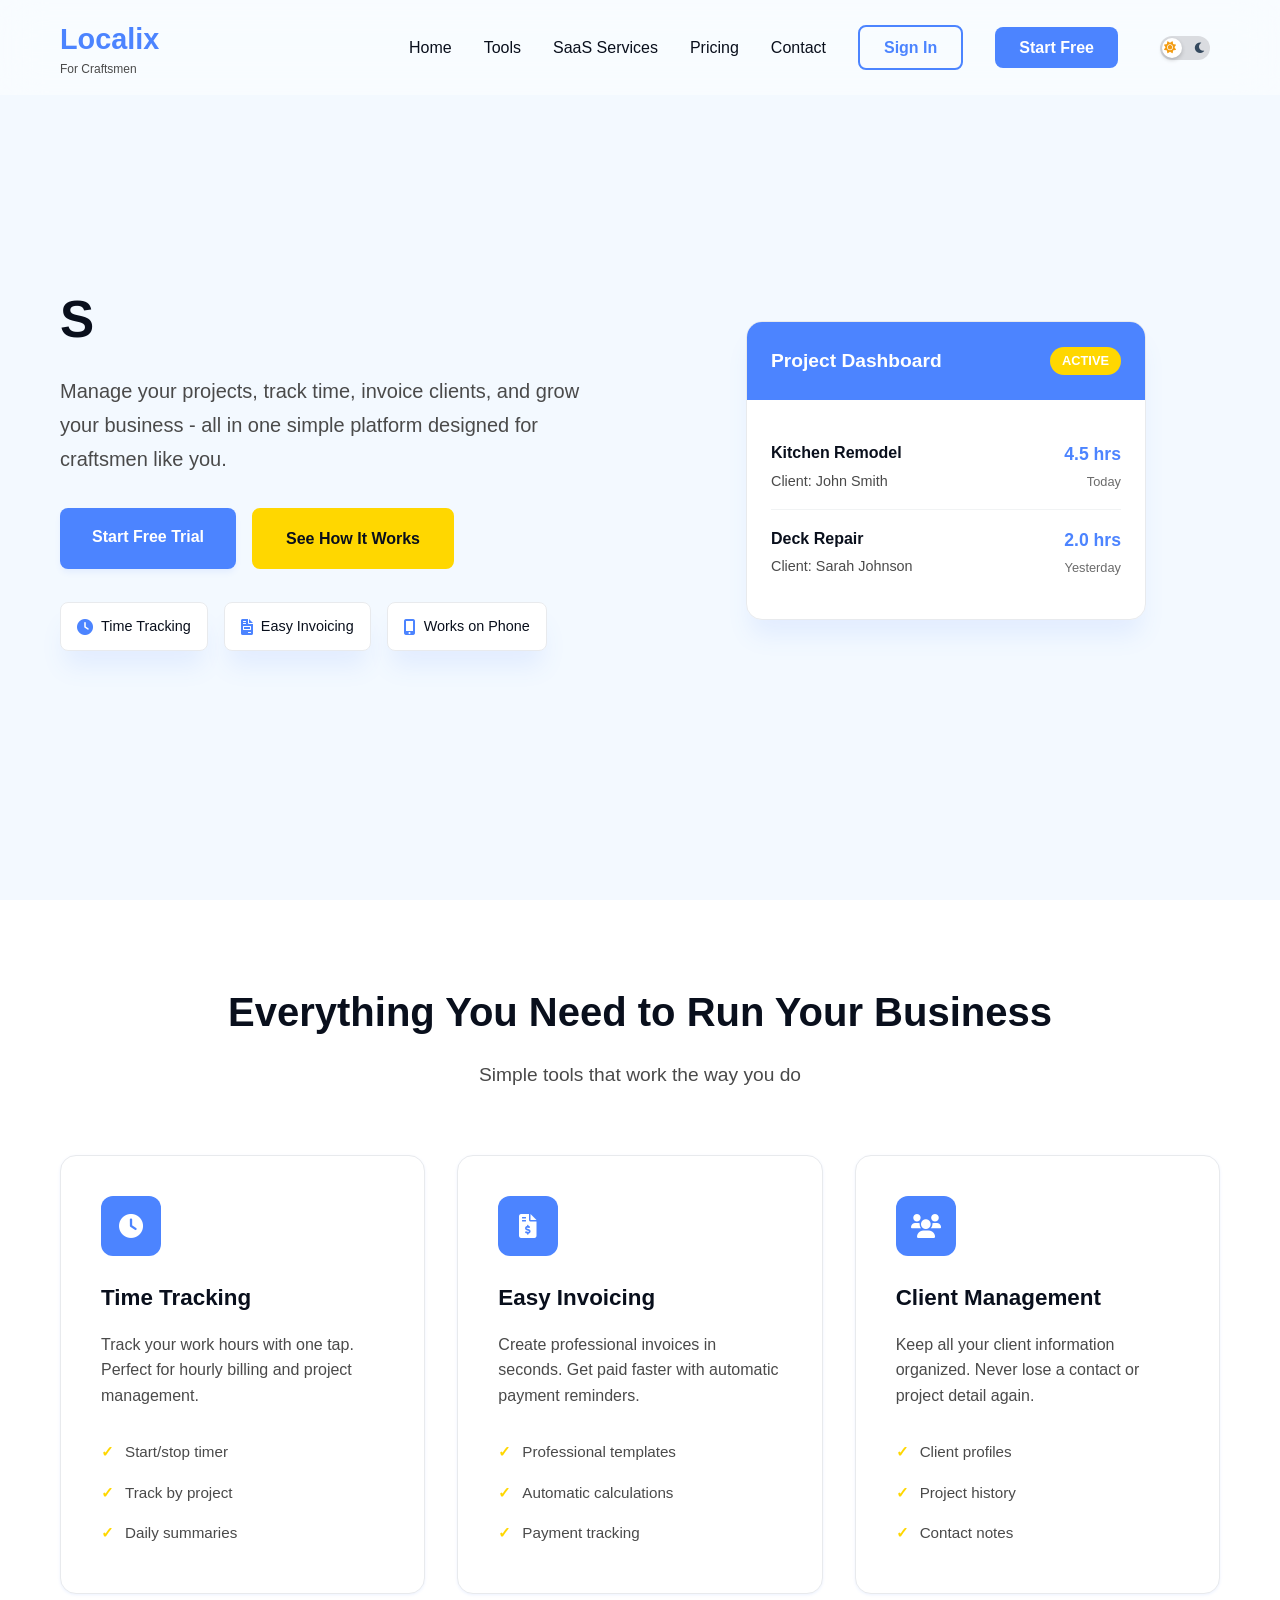
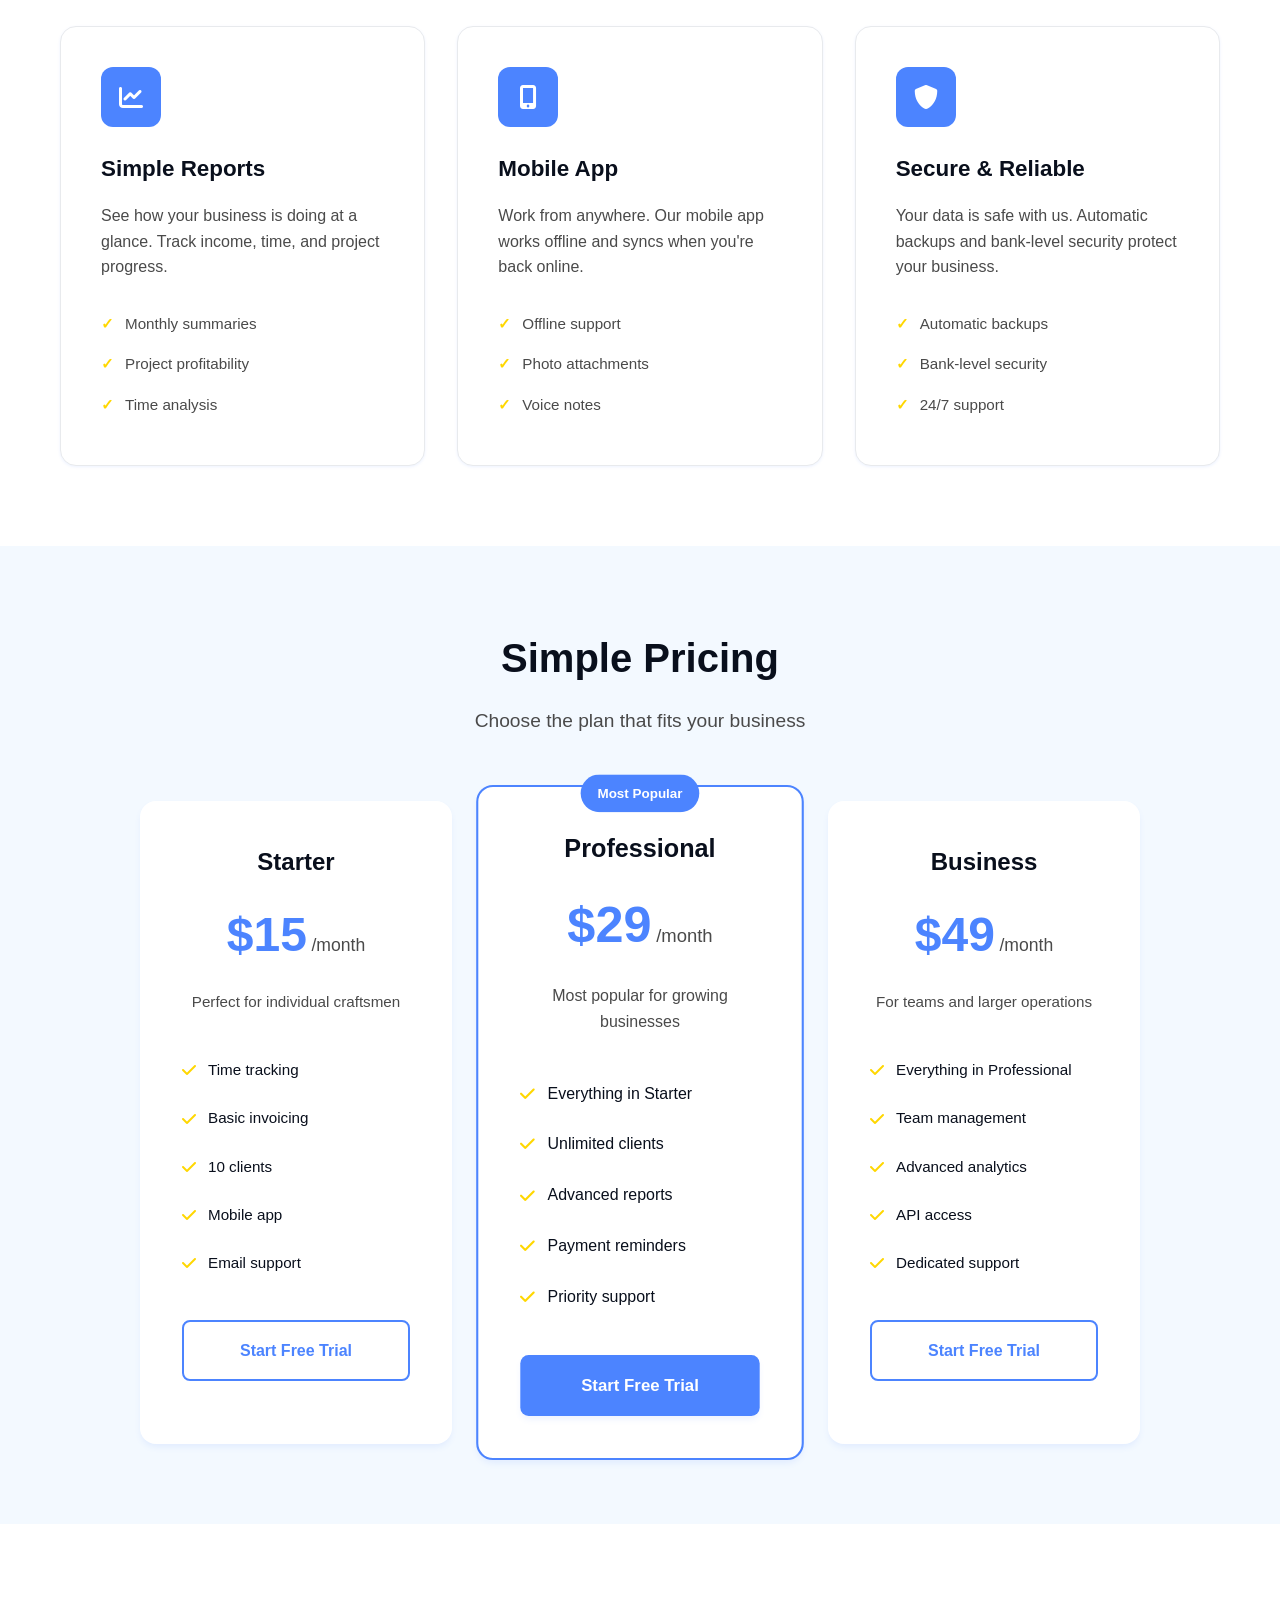
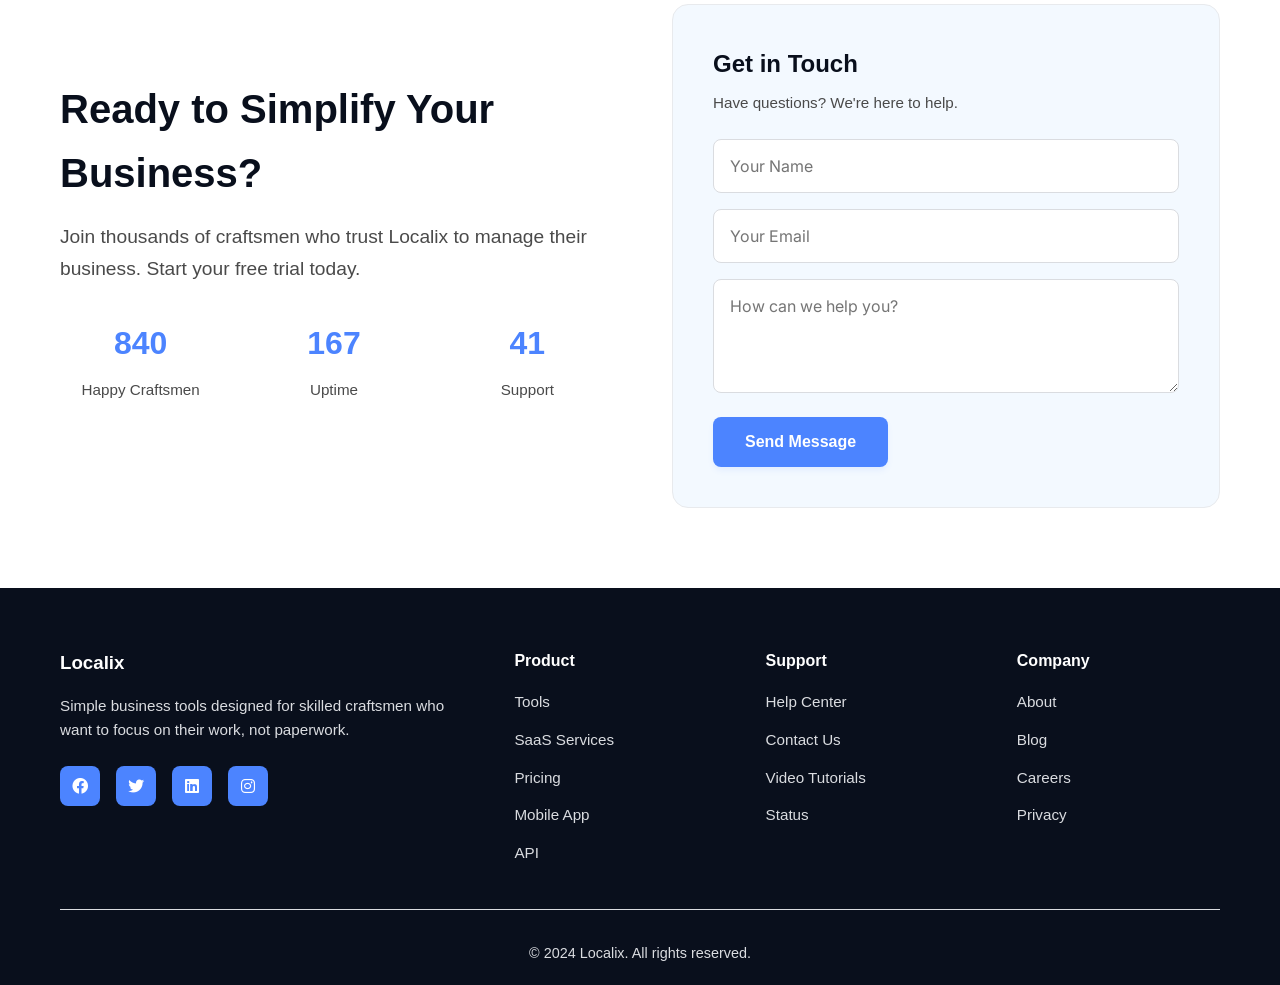
<file: index.html>
<!DOCTYPE html>
<html lang="en">
  <head>
    <meta charset="UTF-8" />
    <meta name="viewport" content="width=device-width, initial-scale=1.0" />
    <title>Localix - Simple Business Tools for Craftsmen</title>
    <link rel="stylesheet" href="assets/css/styles.css" />
    <link
      href="https://fonts.googleapis.com/css2?family=Inter:wght@400;500;600;700&display=swap"
      rel="stylesheet"
    />
    <link
      rel="stylesheet"
      href="https://cdnjs.cloudflare.com/ajax/libs/font-awesome/6.0.0/css/all.min.css"
    />
  </head>
  <body>
    <!-- Navigation -->
    <nav class="navbar">
      <div class="nav-container">
        <div class="nav-logo">
          <h2>Localix</h2>
          <span class="logo-subtitle">For Craftsmen</span>
        </div>
        <ul class="nav-menu">
          <li class="nav-item">
            <a href="#home" class="nav-link">Home</a>
          </li>
          <li class="nav-item">
            <a href="#tools" class="nav-link">Tools</a>
          </li>
          <li class="nav-item">
            <a href="saas.html" class="nav-link">SaaS Services</a>
          </li>
          <li class="nav-item">
            <a href="#pricing" class="nav-link">Pricing</a>
          </li>
          <li class="nav-item">
            <a href="#contact" class="nav-link">Contact</a>
          </li>
          <li class="nav-item">
            <a href="sub pages/login.html" class="nav-link btn-login"
              >Sign In</a
            >
          </li>
          <li class="nav-item">
            <a href="sub pages/signup.html" class="nav-link btn-signup"
              >Start Free</a
            >
          </li>
          <li class="nav-item">
            <!-- Dark Mode Toggle -->
            <button
              class="theme-toggle"
              id="themeToggle"
              onclick="toggleTheme()"
              title="Toggle dark mode"
            >
              <i class="fas fa-sun sun-icon"></i>
              <i class="fas fa-moon moon-icon"></i>
            </button>
          </li>
        </ul>
        <div class="hamburger">
          <span class="bar"></span>
          <span class="bar"></span>
          <span class="bar"></span>
        </div>
      </div>
    </nav>

    <!-- Hero Section -->
    <section id="home" class="hero">
      <div class="hero-container">
        <div class="hero-content">
          <h1 class="hero-title">
            Simple Tools for
            <span class="highlight">Skilled Craftsmen</span>
          </h1>
          <p class="hero-description">
            Manage your projects, track time, invoice clients, and grow your
            business - all in one simple platform designed for craftsmen like
            you.
          </p>
          <div class="hero-buttons">
            <a href="sub pages/signup.html" class="btn btn-primary"
              >Start Free Trial</a
            >
            <a href="#tools" class="btn btn-secondary">See How It Works</a>
          </div>
          <div class="hero-features">
            <div class="feature-tag">
              <i class="fas fa-clock"></i>
              <span>Time Tracking</span>
            </div>
            <div class="feature-tag">
              <i class="fas fa-file-invoice"></i>
              <span>Easy Invoicing</span>
            </div>
            <div class="feature-tag">
              <i class="fas fa-mobile-alt"></i>
              <span>Works on Phone</span>
            </div>
          </div>
        </div>
        <div class="hero-image">
          <div class="main-card">
            <div class="card-header">
              <h3>Project Dashboard</h3>
              <span class="status active">Active</span>
            </div>
            <div class="card-content">
              <div class="project-item">
                <div class="project-info">
                  <h4>Kitchen Remodel</h4>
                  <p>Client: John Smith</p>
                </div>
                <div class="project-time">
                  <span class="time">4.5 hrs</span>
                  <span class="date">Today</span>
                </div>
              </div>
              <div class="project-item">
                <div class="project-info">
                  <h4>Deck Repair</h4>
                  <p>Client: Sarah Johnson</p>
                </div>
                <div class="project-time">
                  <span class="time">2.0 hrs</span>
                  <span class="date">Yesterday</span>
                </div>
              </div>
            </div>
          </div>
        </div>
      </div>
    </section>

    <!-- Tools Section -->
    <section id="tools" class="tools">
      <div class="container">
        <div class="section-header">
          <h2>Everything You Need to Run Your Business</h2>
          <p>Simple tools that work the way you do</p>
        </div>
        <div class="tools-grid">
          <div class="tool-card">
            <div class="tool-icon">
              <i class="fas fa-clock"></i>
            </div>
            <h3>Time Tracking</h3>
            <p>
              Track your work hours with one tap. Perfect for hourly billing and
              project management.
            </p>
            <ul class="tool-features">
              <li>Start/stop timer</li>
              <li>Track by project</li>
              <li>Daily summaries</li>
            </ul>
          </div>
          <div class="tool-card">
            <div class="tool-icon">
              <i class="fas fa-file-invoice-dollar"></i>
            </div>
            <h3>Easy Invoicing</h3>
            <p>
              Create professional invoices in seconds. Get paid faster with
              automatic payment reminders.
            </p>
            <ul class="tool-features">
              <li>Professional templates</li>
              <li>Automatic calculations</li>
              <li>Payment tracking</li>
            </ul>
          </div>
          <div class="tool-card">
            <div class="tool-icon">
              <i class="fas fa-users"></i>
            </div>
            <h3>Client Management</h3>
            <p>
              Keep all your client information organized. Never lose a contact
              or project detail again.
            </p>
            <ul class="tool-features">
              <li>Client profiles</li>
              <li>Project history</li>
              <li>Contact notes</li>
            </ul>
          </div>
          <div class="tool-card">
            <div class="tool-icon">
              <i class="fas fa-chart-line"></i>
            </div>
            <h3>Simple Reports</h3>
            <p>
              See how your business is doing at a glance. Track income, time,
              and project progress.
            </p>
            <ul class="tool-features">
              <li>Monthly summaries</li>
              <li>Project profitability</li>
              <li>Time analysis</li>
            </ul>
          </div>
          <div class="tool-card">
            <div class="tool-icon">
              <i class="fas fa-mobile-alt"></i>
            </div>
            <h3>Mobile App</h3>
            <p>
              Work from anywhere. Our mobile app works offline and syncs when
              you're back online.
            </p>
            <ul class="tool-features">
              <li>Offline support</li>
              <li>Photo attachments</li>
              <li>Voice notes</li>
            </ul>
          </div>
          <div class="tool-card">
            <div class="tool-icon">
              <i class="fas fa-shield-alt"></i>
            </div>
            <h3>Secure & Reliable</h3>
            <p>
              Your data is safe with us. Automatic backups and bank-level
              security protect your business.
            </p>
            <ul class="tool-features">
              <li>Automatic backups</li>
              <li>Bank-level security</li>
              <li>24/7 support</li>
            </ul>
          </div>
        </div>
      </div>
    </section>

    <!-- Pricing Section -->
    <section id="pricing" class="pricing">
      <div class="container">
        <div class="section-header">
          <h2>Simple Pricing</h2>
          <p>Choose the plan that fits your business</p>
        </div>
        <div class="pricing-grid">
          <div class="pricing-card">
            <div class="pricing-header">
              <h3>Starter</h3>
              <div class="price">
                <span class="amount">$15</span>
                <span class="period">/month</span>
              </div>
              <p>Perfect for individual craftsmen</p>
            </div>
            <ul class="pricing-features">
              <li><i class="fas fa-check"></i> Time tracking</li>
              <li><i class="fas fa-check"></i> Basic invoicing</li>
              <li><i class="fas fa-check"></i> 10 clients</li>
              <li><i class="fas fa-check"></i> Mobile app</li>
              <li><i class="fas fa-check"></i> Email support</li>
            </ul>
            <a href="sub pages/signup.html" class="btn btn-outline"
              >Start Free Trial</a
            >
          </div>
          <div class="pricing-card featured">
            <div class="pricing-header">
              <h3>Professional</h3>
              <div class="price">
                <span class="amount">$29</span>
                <span class="period">/month</span>
              </div>
              <p>Most popular for growing businesses</p>
            </div>
            <ul class="pricing-features">
              <li><i class="fas fa-check"></i> Everything in Starter</li>
              <li><i class="fas fa-check"></i> Unlimited clients</li>
              <li><i class="fas fa-check"></i> Advanced reports</li>
              <li><i class="fas fa-check"></i> Payment reminders</li>
              <li><i class="fas fa-check"></i> Priority support</li>
            </ul>
            <a href="sub pages/signup.html" class="btn btn-primary"
              >Start Free Trial</a
            >
          </div>
          <div class="pricing-card">
            <div class="pricing-header">
              <h3>Business</h3>
              <div class="price">
                <span class="amount">$49</span>
                <span class="period">/month</span>
              </div>
              <p>For teams and larger operations</p>
            </div>
            <ul class="pricing-features">
              <li><i class="fas fa-check"></i> Everything in Professional</li>
              <li><i class="fas fa-check"></i> Team management</li>
              <li><i class="fas fa-check"></i> Advanced analytics</li>
              <li><i class="fas fa-check"></i> API access</li>
              <li><i class="fas fa-check"></i> Dedicated support</li>
            </ul>
            <a href="signup.html" class="btn btn-outline">Start Free Trial</a>
          </div>
        </div>
      </div>
    </section>

    <!-- Contact Section -->
    <section id="contact" class="contact">
      <div class="container">
        <div class="contact-content">
          <div class="contact-info">
            <h2>Ready to Simplify Your Business?</h2>
            <p>
              Join thousands of craftsmen who trust Localix to manage their
              business. Start your free trial today.
            </p>
            <div class="contact-stats">
              <div class="stat">
                <h3>5,000+</h3>
                <p>Happy Craftsmen</p>
              </div>
              <div class="stat">
                <h3>99.9%</h3>
                <p>Uptime</p>
              </div>
              <div class="stat">
                <h3>24/7</h3>
                <p>Support</p>
              </div>
            </div>
          </div>
          <div class="contact-form">
            <h3>Get in Touch</h3>
            <p>Have questions? We're here to help.</p>
            <form>
              <input type="text" placeholder="Your Name" required />
              <input type="email" placeholder="Your Email" required />
              <textarea
                placeholder="How can we help you?"
                rows="4"
                required
              ></textarea>
              <button type="submit" class="btn btn-primary">
                Send Message
              </button>
            </form>
          </div>
        </div>
      </div>
    </section>

    <!-- Footer -->
    <footer class="footer">
      <div class="container">
        <div class="footer-content">
          <div class="footer-section">
            <h3>Localix</h3>
            <p>
              Simple business tools designed for skilled craftsmen who want to
              focus on their work, not paperwork.
            </p>
            <div class="social-links">
              <a href="#"><i class="fab fa-facebook"></i></a>
              <a href="#"><i class="fab fa-twitter"></i></a>
              <a href="#"><i class="fab fa-linkedin"></i></a>
              <a href="#"><i class="fab fa-instagram"></i></a>
            </div>
          </div>
          <div class="footer-section">
            <h4>Product</h4>
            <ul>
              <li><a href="#tools">Tools</a></li>
              <li><a href="saas.html">SaaS Services</a></li>
              <li><a href="#pricing">Pricing</a></li>
              <li><a href="#">Mobile App</a></li>
              <li><a href="#">API</a></li>
            </ul>
          </div>
          <div class="footer-section">
            <h4>Support</h4>
            <ul>
              <li><a href="#">Help Center</a></li>
              <li><a href="#">Contact Us</a></li>
              <li><a href="#">Video Tutorials</a></li>
              <li><a href="#">Status</a></li>
            </ul>
          </div>
          <div class="footer-section">
            <h4>Company</h4>
            <ul>
              <li><a href="#">About</a></li>
              <li><a href="#">Blog</a></li>
              <li><a href="#">Careers</a></li>
              <li><a href="#">Privacy</a></li>
            </ul>
          </div>
        </div>
        <div class="footer-bottom">
          <p>&copy; 2024 Localix. All rights reserved.</p>
        </div>
      </div>
    </footer>

    <script src="assets/js/script.js"></script>
    <script src="assets/js/dark-mode.js"></script>
  </body>
</html>
</file>
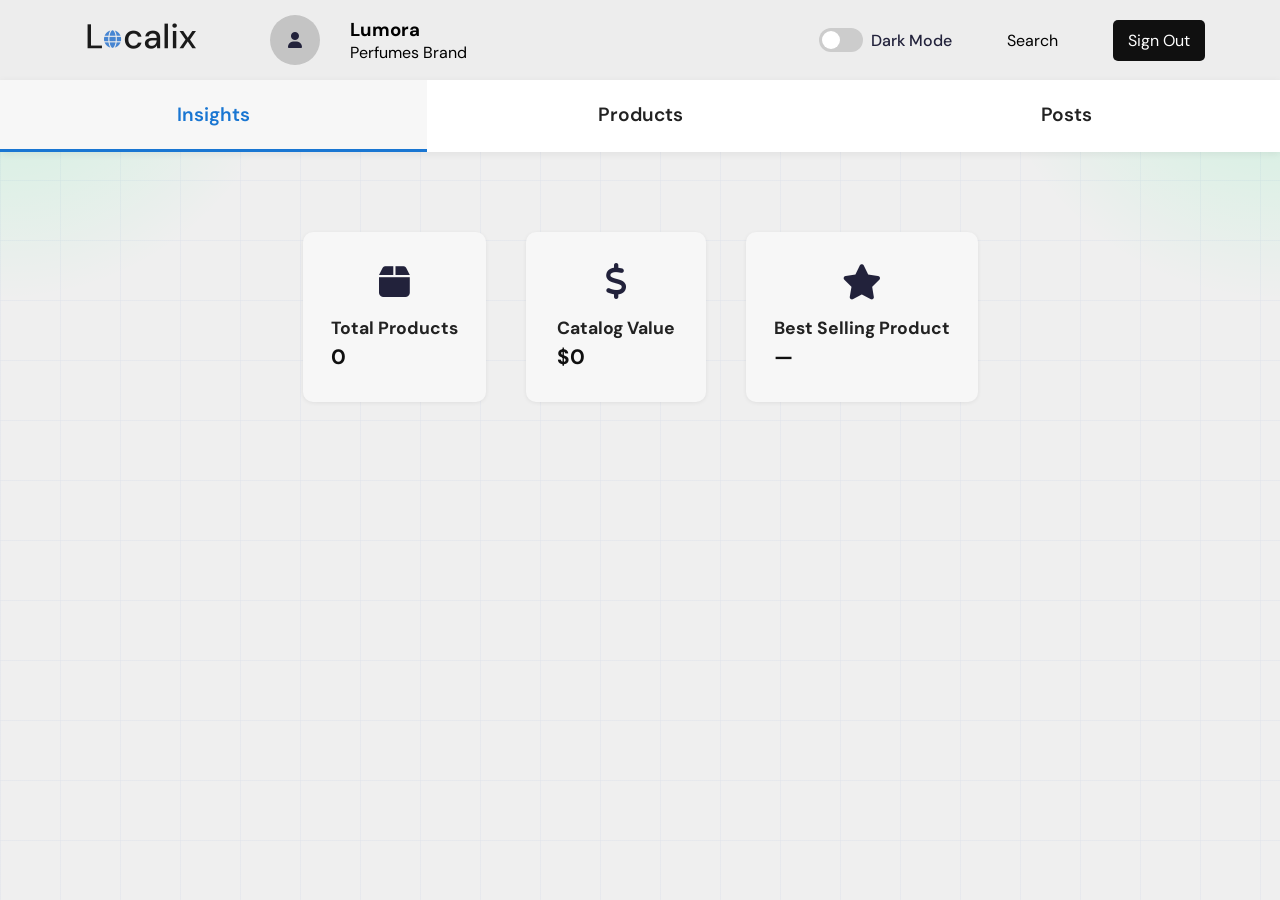
<file: dashboard/dash.html>
<!DOCTYPE html>
<html lang="en">
  <head>
    <meta charset="UTF-8" />
    <meta name="viewport" content="width=device-width, initial-scale=1.0" />
    <link
      rel="stylesheet"
      href="https://cdnjs.cloudflare.com/ajax/libs/font-awesome/6.4.2/css/all.min.css"
    />
    <link rel="preconnect" href="https://fonts.googleapis.com" />
    <link rel="preconnect" href="https://fonts.gstatic.com" crossorigin />
    <link
      href="https://fonts.googleapis.com/css2?family=DM+Sans:ital,opsz,wght@0,9..40,100..1000;1,9..40,100..1000&display=swap"
      rel="stylesheet"
    />
    <title>Localix</title>
    <link rel="stylesheet" href="./dash.css" />
  </head>
  <body>
    <nav>
      <div class="head">
        <a href="../index.html" class="logo">
          <img src="../localix (4).png" alt="localix logo" width="200" />
        </a>
        <div class="pic">
          <i class="fa-solid fa-user"></i>
        </div>
        <div class="ident">
          <h3>Lumora</h3>
          <p>Perfumes Brand</p>
        </div>
      </div>
      <ul>
        <li>
          <div class="theme-switch">
            <label class="switch">
              <input type="checkbox" id="themeToggle" />
              <span class="slider"></span>
            </label>
            <span class="theme-label">Dark Mode</span>
          </div>
        </li>
        <li class="search"><a href="../search/search.html">Search</a></li>
        <li class="signOut"><a href="../index.html">Sign Out</a></li>
      </ul>
    </nav>
    <section class="dashboard-tabs">
      <div class="tab-bar">
        <button class="tab-btn active" data-tab="insights">Insights</button>
        <button class="tab-btn" data-tab="products">Products</button>
        <button class="tab-btn" data-tab="posts">Posts</button>
      </div>
      <div class="tab-content active" id="insights">
        <div class="insight-cards">
          <div class="insight-card">
            <i class="fa-solid fa-box"></i>
            <div>
              <h3>Total Products</h3>
              <p>4</p>
            </div>
          </div>
          <div class="insight-card">
            <i class="fa-solid fa-dollar-sign"></i>
            <div>
              <h3>Catalog Value</h3>
              <p>$2,400</p>
            </div>
          </div>
          <div class="insight-card">
            <i class="fa-solid fa-star"></i>
            <div>
              <h3>Best Selling Product</h3>
              <p>Luxury Perfume</p>
            </div>
          </div>
        </div>
      </div>
      <div class="tab-content" id="products">
        <button class="add-product-btn" id="openAddProductModal">
          <i class="fa-solid fa-plus"></i> Add Product
        </button>
        <div class="products-list"></div>
      </div>
      <div class="tab-content" id="posts">
        <button class="add-post-btn" id="openAddPostModal">
          <i class="fa-solid fa-plus"></i> Add Post
        </button>
        <div class="posts-list"></div>
      </div>
    </section>
    <!-- Add Product Modal -->
    <div id="addProductModal" class="modal" style="display: none">
      <div class="modal-content">
        <span class="close">&times;</span>
        <h2>Add Product</h2>
        <form id="addProductForm">
          <input
            type="text"
            id="productName"
            placeholder="Product Name"
            required
          />
          <input
            type="number"
            id="productPrice"
            placeholder="Price"
            required
            min="0"
            step="0.01"
          />
          <input
            type="text"
            id="productImage"
            placeholder="Image URL"
            required
          />
          <button type="submit"><i class="fa-solid fa-plus"></i> Add</button>
        </form>
      </div>
    </div>
    <!-- Add Post Modal -->
    <div id="addPostModal" class="modal" style="display: none">
      <div class="modal-content">
        <span class="close post-close">&times;</span>
        <h2>Add Post</h2>
        <form id="addPostForm">
          <input type="text" id="postTitle" placeholder="Post Title" required />
          <textarea
            id="postContent"
            placeholder="Post Content"
            required
            rows="4"
            style="
              resize: vertical;
              padding: 10px;
              border-radius: 6px;
              border: 1px solid #ccc;
              font-size: 1em;
            "
          ></textarea>
          <input type="url" id="postImage" placeholder="Image URL (optional)" />
          <img
            id="postImagePreview"
            class="post-image-preview"
            alt="Post Image Preview"
          />
          <button type="submit"><i class="fa-solid fa-plus"></i> Add</button>
        </form>
      </div>
    </div>
    <script src="dash.js"></script>
  </body>
</html>
</file>
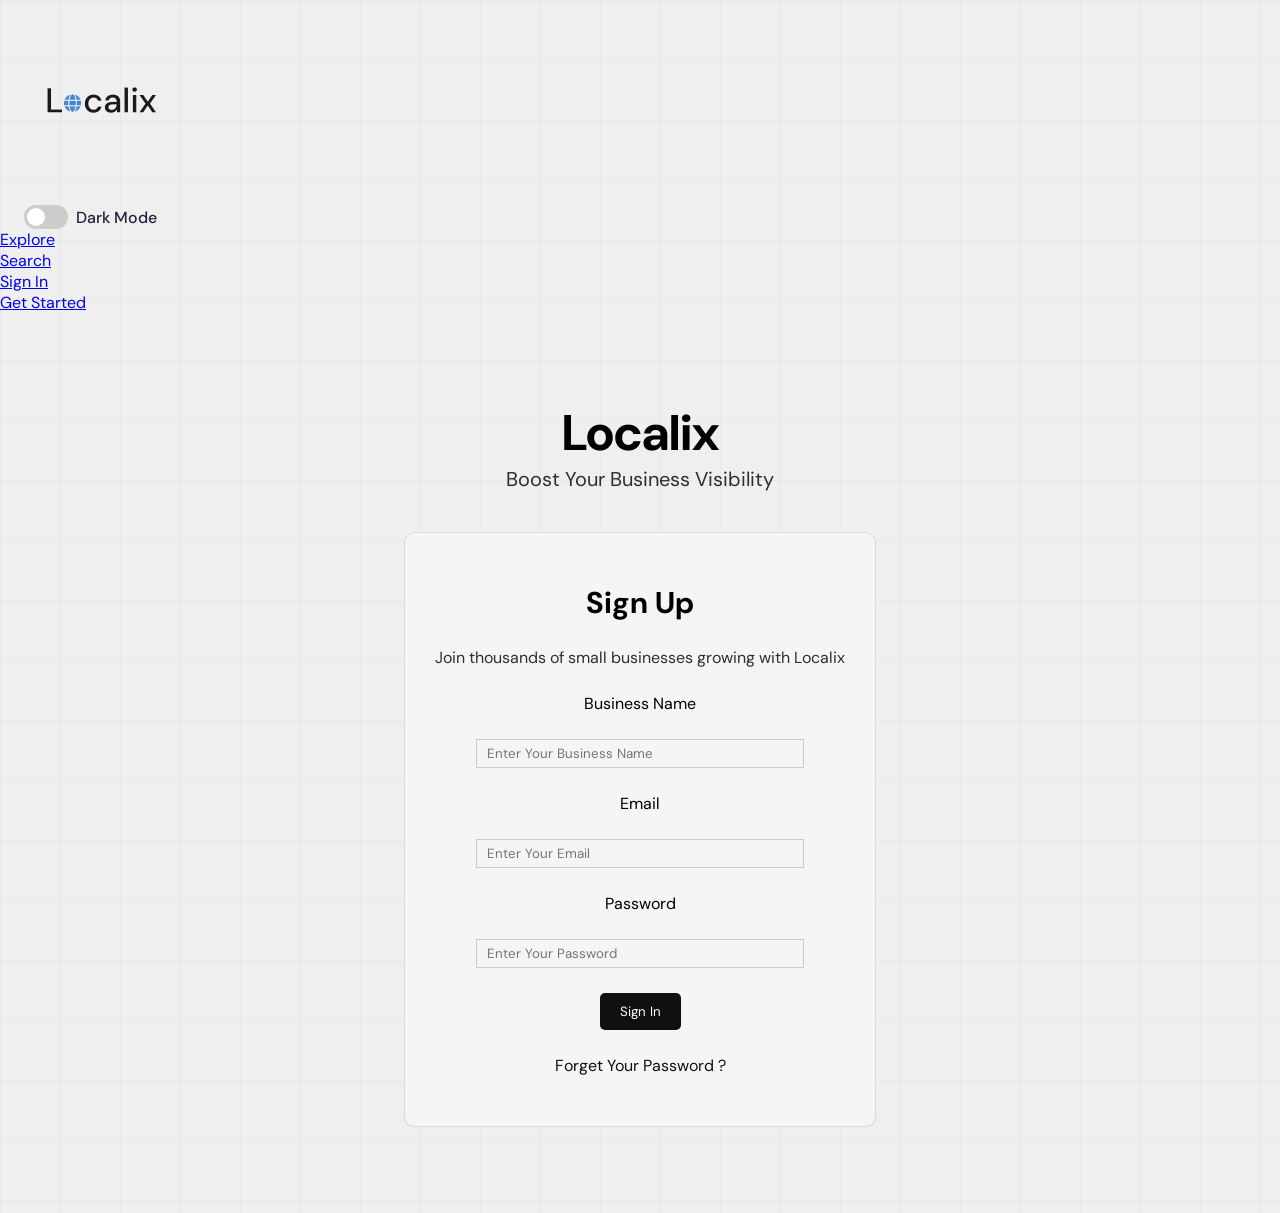
<file: getStarted/signup.html>
<!DOCTYPE html>
<html lang="en">
  <head>
    <meta charset="UTF-8" />
    <meta name="viewport" content="width=device-width, initial-scale=1.0" />
    <link
      rel="stylesheet"
      href="https://cdnjs.cloudflare.com/ajax/libs/font-awesome/6.4.2/css/all.min.css"
    />
    <link rel="preconnect" href="https://fonts.googleapis.com" />
    <link rel="preconnect" href="https://fonts.gstatic.com" crossorigin />
    <link
      href="https://fonts.googleapis.com/css2?family=DM+Sans:ital,opsz,wght@0,9..40,100..1000;1,9..40,100..1000&display=swap"
      rel="stylesheet"
    />
    <title>Localix</title>
    <link rel="stylesheet" href="./signup.css" />
  </head>
  <body>
    <nav>
      <a href="../index.html" class="logo">
        <img src="../localix (4).png" alt="localix logo" width="200" />
      </a>
      <ul>
        <li>
          <div class="theme-switch">
            <label class="switch">
              <input type="checkbox" id="themeToggle" />
              <span class="slider"></span>
            </label>
            <span class="theme-label">Dark Mode</span>
          </div>
        </li>
        <li><a href="./explore/explore.html">Explore</a></li>
        <li><a href="./search/search.html">Search</a></li>
        <li class="signin"><a href="./signIn/signIn.html">Sign In</a></li>
        <li class="getstarted">
          <a href="./getStarted/signup.html">Get Started</a>
        </li>
      </ul>
    </nav>
    <section class="hero">
      <div class="head">
        <h1 class="logo">Localix</h1>
        <p>Boost Your Business Visibility</p>
      </div>
      <form action="../dashboard/dash.html" class="box">
        <h1>Sign Up</h1>
        <p>Join thousands of small businesses growing with Localix</p>
        <label for="name">Business Name</label>
        <input
          type="text"
          name="name"
          id="name"
          placeholder="Enter Your Business Name"
        />
        <label for="email">Email</label>
        <input
          type="text"
          name="email"
          id="email"
          placeholder="Enter Your Email"
        />
        <label for="password">Password</label>
        <input
          type="text"
          name="password"
          id="password"
          placeholder="Enter Your Password"
        />
        <button type="submit">Sign In</button>
        <a href="#">Forget Your Password ?</a>
      </form>
    </section>
    <script src="../theme.js"></script>
  </body>
</html>
</file>
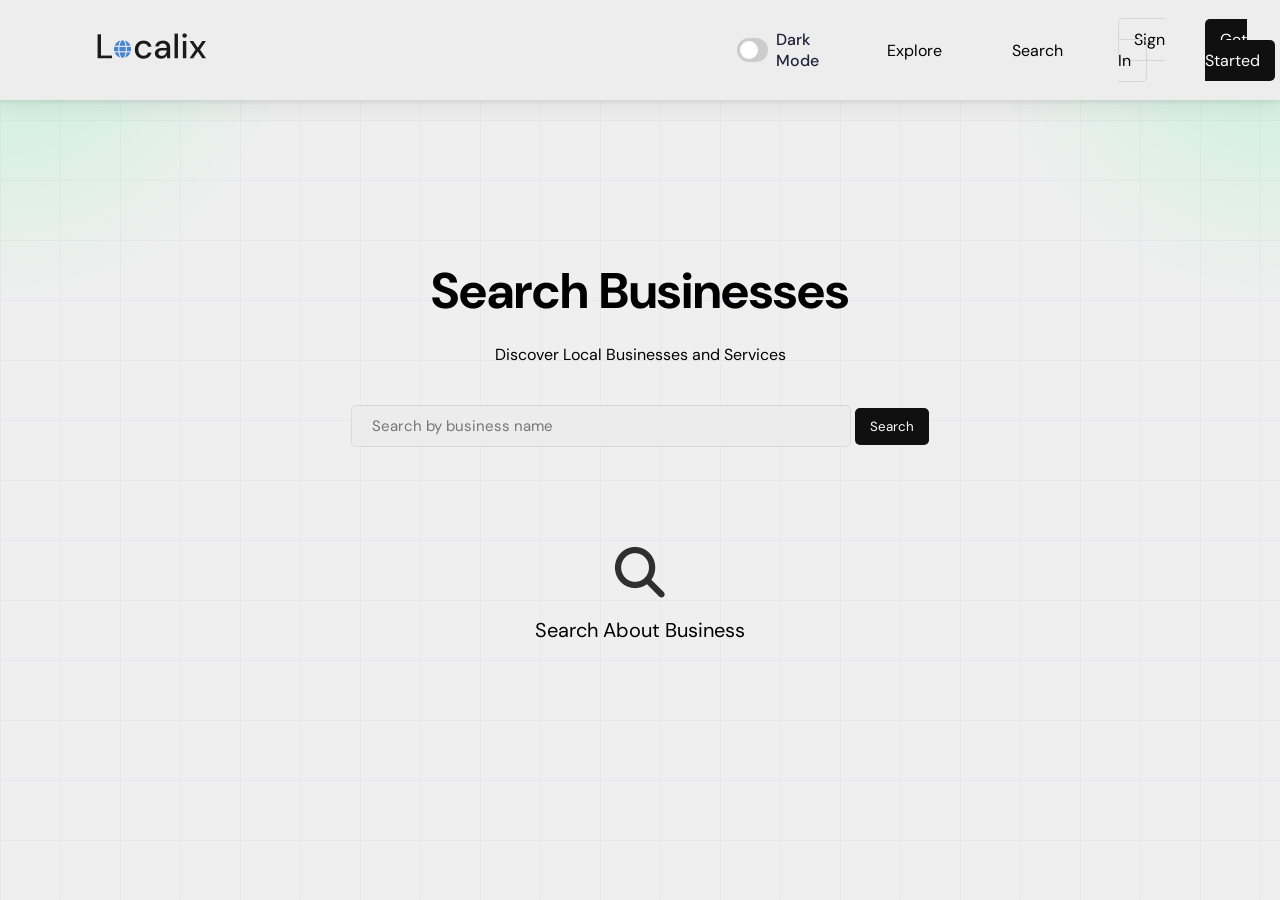
<file: search/search.html>
<!DOCTYPE html>
<html lang="en">
  <head>
    <meta charset="UTF-8" />
    <meta name="viewport" content="width=device-width, initial-scale=1.0" />
    <title>Localix</title>
    <link
      rel="stylesheet"
      href="https://cdnjs.cloudflare.com/ajax/libs/font-awesome/6.4.2/css/all.min.css"
    />
    <link rel="preconnect" href="https://fonts.googleapis.com" />
    <link rel="preconnect" href="https://fonts.gstatic.com" crossorigin />
    <link
      href="https://fonts.googleapis.com/css2?family=DM+Sans:ital,opsz,wght@0,9..40,100..1000;1,9..40,100..1000&display=swap"
      rel="stylesheet"
    />
    <link rel="stylesheet" href="search.css" />
  </head>
  <body>
    <nav>
      <a href="../index.html" class="logo">
        <img src="../localix (4).png" alt="localix logo" width="200" />
      </a>
      <ul>
        <li>
          <div class="theme-switch">
            <label class="switch">
              <input type="checkbox" id="themeToggle" />
              <span class="slider"></span>
            </label>
            <span class="theme-label">Dark Mode</span>
          </div>
        </li>
        <li><a href="../explore/explore.html">Explore</a></li>
        <li><a href="../search/search.html">Search</a></li>
        <li class="signin"><a href="../signIn/signIn.html">Sign In</a></li>
        <li class="getstarted">
          <a href="../getStarted/signup.html">Get Started</a>
        </li>
      </ul>
    </nav>
    <section class="search">
      <div class="first">
        <div class="head">
          <h1>Search Businesses</h1>
          <p>Discover Local Businesses and Services</p>
        </div>
        <div class="input">
          <input
            type="text"
            name="search"
            id="search"
            placeholder="Search by business name"
          />
          <button>Search</button>
        </div>
      </div>
      <div class="content">
        <i class="fa-solid fa-magnifying-glass"></i>
        <p>Search About Business</p>
      </div>
    </section>
    <script src="../theme.js"></script>
  </body>
</html>
</file>
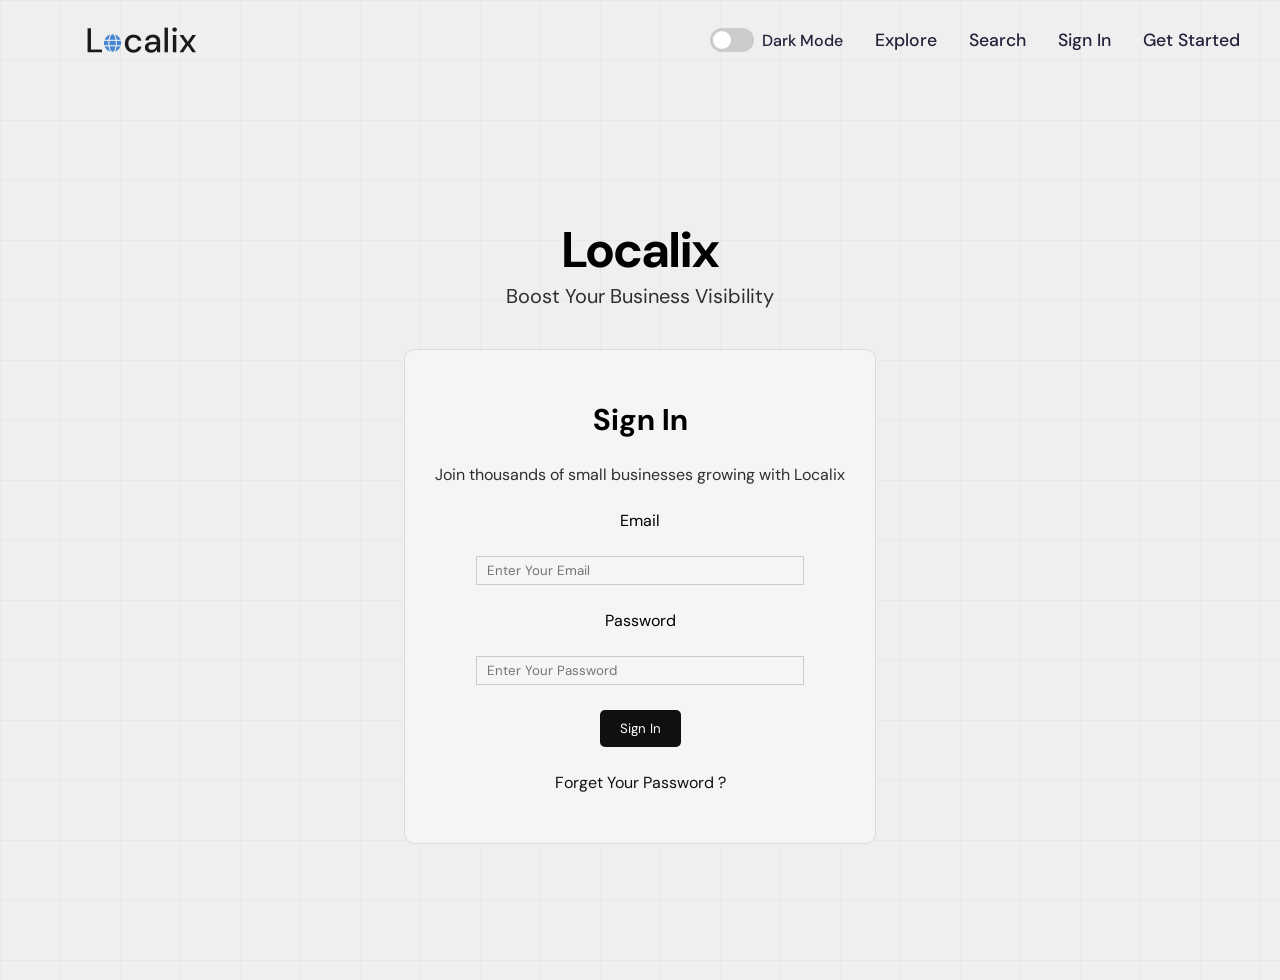
<file: signIn/signIn.html>
<!DOCTYPE html>
<html lang="en">
  <head>
    <meta charset="UTF-8" />
    <meta name="viewport" content="width=device-width, initial-scale=1.0" />
    <link
      rel="stylesheet"
      href="https://cdnjs.cloudflare.com/ajax/libs/font-awesome/6.4.2/css/all.min.css"
    />
    <link rel="preconnect" href="https://fonts.googleapis.com" />
    <link rel="preconnect" href="https://fonts.gstatic.com" crossorigin />
    <link
      href="https://fonts.googleapis.com/css2?family=DM+Sans:ital,opsz,wght@0,9..40,100..1000;1,9..40,100..1000&display=swap"
      rel="stylesheet"
    />
    <title>Localix</title>
    <link rel="stylesheet" href="./signIn.css" />
  </head>
  <body>
    <nav>
      <a href="../index.html" class="logo">
        <img src="../localix (4).png" alt="localix logo" width="200" />
      </a>
      <ul>
        <li>
          <div class="theme-switch">
            <label class="switch">
              <input type="checkbox" id="themeToggle" />
              <span class="slider"></span>
            </label>
            <span class="theme-label">Dark Mode</span>
          </div>
        </li>
        <li><a href="../explore/explore.html">Explore</a></li>
        <li><a href="../search/search.html">Search</a></li>
        <li class="signin"><a href="signIn.html">Sign In</a></li>
        <li class="getstarted">
          <a href="../getStarted/signup.html">Get Started</a>
        </li>
      </ul>
    </nav>
    <section class="hero">
      <div class="head">
        <h1 class="logo">Localix</h1>
        <p>Boost Your Business Visibility</p>
      </div>
      <form action="../dashboard/dash.html" class="box">
        <h1>Sign In</h1>
        <p>Join thousands of small businesses growing with Localix</p>
        <label for="email">Email</label>
        <input
          type="text"
          name="email"
          id="email"
          placeholder="Enter Your Email"
        />
        <label for="password">Password</label>
        <input
          type="text"
          name="password"
          id="password"
          placeholder="Enter Your Password"
        />
        <button type="submit">Sign In</button>
        <a href="#">Forget Your Password ?</a>
      </form>
    </section>
    <script src="../theme.js"></script>
  </body>
</html>
</file>
<file: assets/css/styles.css>
/* Reset and Base Styles */
* {
    margin: 0;
    padding: 0;
    box-sizing: border-box;
    font-family: 'DM Sans', sans-serif;
}

:root {
    --primary-color: #4c84ff;
    --primary-light: #4c84ff;
    --secondary-color: #ffd700;
    --secondary-light: #ffe44d;
    --accent-color: #4c84ff;
    --text-dark: #090f1c;
    --text-light: #4a4a4a;
    --text-lighter: #6b6b6b;
    --white: #ffffff;
    --gray-50: #f3f9ff;
    --gray-100: #f1f3f4;
    --gray-200: #e8eaed;
    --gray-300: #dadce0;
    --success: #ffd700;
    --warning: #fbbc04;
    --error: #ea4335;
    --shadow-sm: 0 1px 3px 0 rgba(76, 132, 255, 0.1);
    --shadow-md: 0 4px 6px -1px rgba(76, 132, 255, 0.1);
    --shadow-lg: 0 10px 15px -3px rgba(76, 132, 255, 0.1);
    --shadow-xl: 0 20px 25px -5px rgba(76, 132, 255, 0.1);
    
    /* Dark mode variables */
    --bg-primary: #ffffff;
    --bg-secondary: #eaf4ff;
    --bg-tertiary: #f1f3f4;
    --border-color: #e8eaed;
    --card-bg: #ffffff;
    --input-bg: #ffffff;
    --modal-bg: #ffffff;
    --overlay-bg: rgba(0, 0, 0, 0.5);
}

/* Dark mode styles */
[data-theme="dark"] {
    --text-dark: #ffffff;
    --text-light: #e1e5e9;
    --text-lighter: #b0b7c3;
    --white: #1a1a1a;
    --gray-50: #2d2d2d;
    --gray-100: #3a3a3a;
    --gray-200: #4a4a4a;
    --gray-300: #5a5a5a;
    --bg-primary: #121212;
    --bg-secondary: #1e1e1e;
    --bg-tertiary: #2d2d2d;
    --border-color: #404040;
    --card-bg: #1e1e1e;
    --input-bg: #2d2d2d;
    --modal-bg: #1e1e1e;
    --overlay-bg: rgba(0, 0, 0, 0.7);
    --shadow-sm: 0 1px 3px 0 rgba(0, 0, 0, 0.3);
    --shadow-md: 0 4px 6px -1px rgba(0, 0, 0, 0.3);
    --shadow-lg: 0 10px 15px -3px rgba(0, 0, 0, 0.3);
    --shadow-xl: 0 20px 25px -5px rgba(0, 0, 0, 0.3);
}

body {
    font-family: 'Inter', sans-serif;
    line-height: 1.6;
    color: var(--text-dark);
    background-color: var(--bg-primary);
    transition: background-color 0.3s ease, color 0.3s ease;
    overflow-x: hidden;
    font-size: 16px;
}

/* Dark mode toggle styles */
.theme-toggle {
    position: relative;
    width: 50px;
    height: 24px;
    background: var(--gray-300);
    border-radius: 12px;
    cursor: pointer;
    transition: all 0.3s ease;
    border: none;
    outline: none;
    margin: 0 10px;
    z-index: 1000;
    display: flex;
    align-items: center;
    justify-content: space-between;
    padding: 0 4px;
}

.theme-toggle.active {
    background: var(--primary-color);
}

.theme-toggle::before {
    content: '';
    position: absolute;
    top: 2px;
    left: 2px;
    width: 20px;
    height: 20px;
    background: var(--white);
    border-radius: 50%;
    transition: transform 0.3s ease, background-color 0.3s ease;
    box-shadow: 0 2px 4px rgba(0, 0, 0, 0.2);
    z-index: 1;
}

.theme-toggle.active::before {
    transform: translateX(26px);
}

.theme-toggle i {
    font-size: 12px;
    color: var(--text-dark);
    transition: color 0.3s ease;
    pointer-events: none;
    z-index: 2;
    position: relative;
}

.theme-toggle .sun-icon {
    color: #f39c12;
}

.theme-toggle .moon-icon {
    color: #34495e;
}

.theme-toggle:hover {
    opacity: 0.8;
    transform: scale(1.05);
}

.theme-toggle:active {
    transform: scale(0.95);
}

.theme-toggle:focus {
    outline: 2px solid var(--primary-color);
    outline-offset: 2px;
}

/* Dark mode specific adjustments */
[data-theme="dark"] .theme-toggle {
    background: var(--gray-300);
}

[data-theme="dark"] .theme-toggle.active {
    background: var(--primary-color);
}

[data-theme="dark"] .theme-toggle i {
    color: var(--text-light);
}

[data-theme="dark"] .theme-toggle::before {
    background: var(--white);
}

.container {
    max-width: 1200px;
    margin: 0 auto;
    padding: 0 20px;
}

/* Navigation */
.navbar {
    position: fixed;
    top: 0;
    width: 100%;
    color: rgba(255, 255, 255, 0.45);
    backdrop-filter: blur(20px);
    z-index: 1000;
    padding: 1rem 0;
    transition: all 0.3s ease;
}

.nav-container {
    max-width: 1200px;
    margin: 0 auto;
    padding: 0 20px;
    display: flex;
    justify-content: space-between;
    align-items: center;
}

.nav-logo {
    display: flex;
    flex-direction: column;
    align-items: flex-start;
}

.nav-logo h2 {
    color: var(--primary-color);
    font-weight: 700;
    font-size: 1.8rem;
    margin: 0;
}

.logo-subtitle {
    font-size: 0.75rem;
    color: var(--text-light);
    font-weight: 500;
    margin-top: -2px;
}

.nav-menu {
    display: flex;
    list-style: none;
    align-items: center;
    gap: 2rem;
}

.nav-link {
    text-decoration: none;
    color: var(--text-dark);
    font-weight: 500;
    transition: color 0.3s ease;
    font-size: 1rem;
}

.nav-link:hover {
    color: var(--primary-color);
}

.btn-login {
    padding: 0.75rem 1.5rem;
    border: 2px solid var(--primary-color);
    border-radius: 8px;
    color: var(--primary-color);
    transition: all 0.3s ease;
    font-weight: 600;
}

.btn-login:hover {
    background: var(--primary-color);
    color: var(--white);
}

.btn-signup {
    padding: 0.75rem 1.5rem;
    background: var(--primary-color);
    color: var(--white);
    border-radius: 8px;
    transition: all 0.3s ease;
    font-weight: 600;
}

.btn-signup:hover {
    background: var(--primary-light);
    transform: translateY(-2px);
    box-shadow: var(--shadow-md);
}

.hamburger {
    display: none;
    flex-direction: column;
    cursor: pointer;
}

.bar {
    width: 25px;
    height: 3px;
    background: var(--text-dark);
    margin: 3px 0;
    transition: 0.3s;
}

/* Hero Section */
.hero {
    padding: 120px 0 80px;
    background: var(--gray-50);
    min-height: 100vh;
    display: flex;
    align-items: center;
}

.hero-container {
    max-width: 1200px;
    margin: 0 auto;
    padding: 0 20px;
    display: grid;
    grid-template-columns: 1fr 1fr;
    gap: 4rem;
    align-items: center;
}

.hero-title {
    font-size: 3.2rem;
    font-weight: 700;
    line-height: 1.2;
    margin-bottom: 1.5rem;
}

.highlight {
    color: var(--primary-color);
    position: relative;
}

.highlight::after {
    content: '';
    position: absolute;
    bottom: 5px;
    left: 0;
    width: 100%;
    height: 8px;
    background: var(--secondary-color);
    z-index: -1;
    opacity: 0.3;
}

.hero-description {
    font-size: 1.25rem;
    color: var(--text-light);
    margin-bottom: 2rem;
    animation: fadeInUp 1s ease 0.2s both;
    line-height: 1.7;
}

.hero-buttons {
    display: flex;
    gap: 1rem;
    margin-bottom: 2rem;
    animation: fadeInUp 1s ease 0.4s both;
}

.hero-features {
    display: flex;
    gap: 1rem;
    flex-wrap: wrap;
    animation: fadeInUp 1s ease 0.6s both;
}

.feature-tag {
    display: flex;
    align-items: center;
    gap: 0.5rem;
    background: var(--white);
    padding: 0.75rem 1rem;
    border-radius: 8px;
    box-shadow: var(--shadow-xl);
    border: 1px solid var(--gray-200);
    font-size: 0.9rem;
    font-weight: 500;
    color: var(--text-dark);
}

.feature-tag i {
    color: var(--accent-color);
    font-size: 1rem;
}

.btn {
    padding: 1rem 2rem;
    border-radius: 8px;
    text-decoration: none;
    font-weight: 600;
    transition: all 0.3s ease;
    display: inline-block;
    border: none;
    cursor: pointer;
    font-size: 1rem;
}

.btn-primary {
    background: var(--primary-color);
    color: var(--white);
    box-shadow: var(--shadow-md);
}

.btn-primary:hover {
    background: var(--primary-light);
    transform: translateY(-2px);
    box-shadow: var(--shadow-lg);
}

.btn-secondary {
    background: var(--secondary-color);
    color: var(--text-dark);
    border: 2px solid var(--secondary-color);
}

.btn-secondary:hover {
    background: var(--secondary-light);
    border-color: var(--secondary-light);
    transform: translateY(-2px);
    box-shadow: var(--shadow-md);
}

.btn-outline {
    background: transparent;
    color: var(--primary-color);
    border: 2px solid var(--primary-color);
}

.btn-outline:hover {
    background: var(--primary-color);
    color: var(--white);
}

/* Hero Image with Project Dashboard */
.hero-image {
    position: relative;
    height: 500px;
    display: flex;
    align-items: center;
    justify-content: center;
}

.main-card {
    background: var(--white);
    border-radius: 16px;
    box-shadow: var(--shadow-xl);
    width: 100%;
    max-width: 400px;
    overflow: hidden;
    border: 1px solid var(--gray-200);
}

.card-header {
    background: var(--primary-color);
    color: var(--white);
    padding: 1.5rem;
    display: flex;
    justify-content: space-between;
    align-items: center;
}

.card-header h3 {
    font-size: 1.2rem;
    font-weight: 600;
    margin: 0;
}

.status {
    padding: 0.25rem 0.75rem;
    border-radius: 20px;
    font-size: 0.8rem;
    font-weight: 600;
    text-transform: uppercase;
}

.status.active {
    background: var(--success);
    color: var(--white);
}

.card-content {
    padding: 1.5rem;
}

.project-item {
    display: flex;
    justify-content: space-between;
    align-items: center;
    padding: 1rem 0;
    border-bottom: 1px solid var(--gray-100);
}

.project-item:last-child {
    border-bottom: none;
}

.project-info h4 {
    font-size: 1rem;
    font-weight: 600;
    color: var(--text-dark);
    margin-bottom: 0.25rem;
}

.project-info p {
    font-size: 0.9rem;
    color: var(--text-light);
    margin: 0;
}

.project-time {
    text-align: right;
}

.time {
    display: block;
    font-size: 1.1rem;
    font-weight: 600;
    color: var(--accent-color);
}

.date {
    display: block;
    font-size: 0.8rem;
    color: var(--text-lighter);
    margin-top: 0.25rem;
}

/* Sections */
.section-header {
    text-align: center;
    margin-bottom: 4rem;
}

.section-header h2 {
    font-size: 2.5rem;
    font-weight: 700;
    margin-bottom: 1rem;
    color: var(--text-dark);
}

.section-header p {
    font-size: 1.2rem;
    color: var(--text-light);
    max-width: 600px;
    margin: 0 auto;
}

/* Tools Section */
.tools {
    padding: 80px 0;
    background: var(--white);
}

.tools-grid {
    display: grid;
    grid-template-columns: repeat(auto-fit, minmax(350px, 1fr));
    gap: 2rem;
}

.tool-card {
    background: var(--white);
    padding: 2.5rem;
    border-radius: 16px;
    box-shadow: var(--shadow-sm);
    transition: all 0.3s ease;
    border: 1px solid var(--gray-200);
}

.tool-card:hover {
    transform: translateY(-5px);
    box-shadow: var(--shadow-lg);
    border-color: var(--primary-color);
}

.tool-icon {
    width: 60px;
    height: 60px;
    background: var(--primary-color);
    border-radius: 12px;
    display: flex;
    align-items: center;
    justify-content: center;
    margin-bottom: 1.5rem;
}

.tool-icon i {
    font-size: 1.5rem;
    color: var(--white);
}

.tool-card h3 {
    font-size: 1.4rem;
    font-weight: 600;
    margin-bottom: 1rem;
    color: var(--text-dark);
}

.tool-card p {
    color: var(--text-light);
    line-height: 1.6;
    margin-bottom: 1.5rem;
    font-size: 1rem;
}

.tool-features {
    list-style: none;
}

.tool-features li {
    padding: 0.5rem 0;
    color: var(--text-light);
    position: relative;
    padding-left: 1.5rem;
    font-size: 0.95rem;
}

.tool-features li::before {
    content: '✓';
    position: absolute;
    left: 0;
    color: var(--success);
    font-weight: bold;
}

/* Pricing Section */
.pricing {
    padding: 80px 0;
    background: var(--gray-50);
}

.pricing-grid {
    display: grid;
    grid-template-columns: repeat(auto-fit, minmax(300px, 1fr));
    gap: 2rem;
    max-width: 1000px;
    margin: 0 auto;
}

.pricing-card {
    background: var(--white);
    border-radius: 16px;
    padding: 2.5rem;
    box-shadow: var(--shadow-md);
    transition: all 0.3s ease;
    border: 2px solid transparent;
    position: relative;
}

.pricing-card:hover {
    transform: translateY(-5px);
    box-shadow: var(--shadow-xl);
}

.pricing-card.featured {
    border-color: var(--accent-color);
    transform: scale(1.05);
}

.pricing-card.featured::before {
    content: 'Most Popular';
    position: absolute;
    top: -12px;
    left: 50%;
    transform: translateX(-50%);
    background: var(--accent-color);
    color: var(--white);
    padding: 0.5rem 1rem;
    border-radius: 20px;
    font-size: 0.8rem;
    font-weight: 600;
}

.pricing-header {
    text-align: center;
    margin-bottom: 2rem;
}

.pricing-header h3 {
    font-size: 1.5rem;
    font-weight: 600;
    margin-bottom: 1rem;
    color: var(--text-dark);
}

.price {
    margin-bottom: 1rem;
}

.amount {
    font-size: 3rem;
    font-weight: 700;
    color: var(--accent-color);
}

.period {
    font-size: 1.1rem;
    color: var(--text-light);
    font-weight: 500;
}

.pricing-header p {
    color: var(--text-light);
    font-size: 0.95rem;
}

.pricing-features {
    list-style: none;
    margin-bottom: 2rem;
}

.pricing-features li {
    padding: 0.75rem 0;
    color: var(--text-dark);
    display: flex;
    align-items: center;
    gap: 0.75rem;
    font-size: 0.95rem;
}

.pricing-features li i {
    color: var(--success);
    font-size: 1rem;
}

.pricing-card .btn {
    width: 100%;
    text-align: center;
}

/* Contact Section */
.contact {
    padding: 80px 0;
    background: var(--white);
}

.contact-content {
    display: grid;
    grid-template-columns: 1fr 1fr;
    gap: 4rem;
    align-items: center;
}

.contact-info h2 {
    font-size: 2.5rem;
    font-weight: 700;
    margin-bottom: 1rem;
    color: var(--text-dark);
}

.contact-info p {
    font-size: 1.2rem;
    color: var(--text-light);
    margin-bottom: 2rem;
    line-height: 1.7;
}

.contact-stats {
    display: grid;
    grid-template-columns: repeat(3, 1fr);
    gap: 2rem;
}

.stat {
    text-align: center;
}

.stat h3 {
    font-size: 2rem;
    font-weight: 700;
    color: var(--accent-color);
    margin-bottom: 0.5rem;
}

.stat p {
    color: var(--text-light);
    font-weight: 500;
    font-size: 0.95rem;
}

.contact-form {
    background: var(--gray-50);
    padding: 2.5rem;
    border-radius: 16px;
    border: 1px solid var(--gray-200);
}

.contact-form h3 {
    font-size: 1.5rem;
    font-weight: 600;
    margin-bottom: 0.5rem;
    color: var(--text-dark);
}

.contact-form p {
    color: var(--text-light);
    margin-bottom: 1.5rem;
    font-size: 0.95rem;
}

.contact-form input,
.contact-form textarea {
    width: 100%;
    padding: 1rem;
    border: 1px solid var(--gray-300);
    border-radius: 8px;
    margin-bottom: 1rem;
    font-family: 'Inter', sans-serif;
    font-size: 1rem;
    transition: border-color 0.3s ease;
}

.contact-form input:focus,
.contact-form textarea:focus {
    outline: none;
    border-color: var(--primary-color);
    box-shadow: 0 0 0 3px rgba(45, 24, 16, 0.1);
}

/* Footer */
.footer {
    background: var(--text-dark);
    color: var(--white);
    padding: 60px 0 20px;
}

.footer-content {
    display: grid;
    grid-template-columns: 2fr 1fr 1fr 1fr;
    gap: 3rem;
    margin-bottom: 2rem;
}

.footer-section h3,
.footer-section h4 {
    margin-bottom: 1rem;
    color: var(--white);
}

.footer-section p {
    color: var(--gray-300);
    line-height: 1.6;
    margin-bottom: 1.5rem;
    font-size: 0.95rem;
}

.footer-section ul {
    list-style: none;
}

.footer-section ul li {
    margin-bottom: 0.75rem;
}

.footer-section ul li a {
    color: var(--gray-300);
    text-decoration: none;
    transition: color 0.3s ease;
    font-size: 0.95rem;
}

.footer-section ul li a:hover {
    color: var(--primary-color);
}

.social-links {
    display: flex;
    gap: 1rem;
}

.social-links a {
    width: 40px;
    height: 40px;
    background: var(--accent-color);
    border-radius: 8px;
    display: flex;
    align-items: center;
    justify-content: center;
    color: var(--white);
    text-decoration: none;
    transition: all 0.3s ease;
}

.social-links a:hover {
    background: var(--secondary-color);
    color: var(--text-dark);
    transform: translateY(-3px);
}

.footer-bottom {
    border-top: 1px solid var(--gray-300);
    padding-top: 2rem;
    text-align: center;
    color: var(--gray-300);
    font-size: 0.9rem;
}

/* Animations */
@keyframes fadeInUp {
    from {
        opacity: 0;
        transform: translateY(30px);
    }
    to {
        opacity: 1;
        transform: translateY(0);
    }
}

/* Responsive Design */
@media (max-width: 768px) {
    .hamburger {
        display: flex;
    }

    .nav-menu {
        position: fixed;
        left: -100%;
        top: 70px;
        flex-direction: column;
        background-color: var(--white);
        width: 100%;
        text-align: center;
        transition: 0.3s;
        box-shadow: var(--shadow-lg);
        padding: 2rem 0;
    }

    .nav-menu.active {
        left: 0;
    }

    .hero-container {
        grid-template-columns: 1fr;
        text-align: center;
        gap: 2rem;
    }

    .hero-title {
        font-size: 2.5rem;
    }

    .hero-buttons {
        flex-direction: column;
        align-items: center;
    }

    .hero-features {
        justify-content: center;
    }

    .tools-grid,
    .pricing-grid {
        grid-template-columns: 1fr;
    }

    .contact-content {
        grid-template-columns: 1fr;
        gap: 2rem;
    }

    .contact-stats {
        grid-template-columns: 1fr;
    }

    .footer-content {
        grid-template-columns: 1fr;
        text-align: center;
    }

    .main-card {
        max-width: 100%;
    }
}

@media (max-width: 480px) {
    .container {
        padding: 0 15px;
    }

    .hero-title {
        font-size: 2rem;
    }

    .section-header h2 {
        font-size: 2rem;
    }

    .btn {
        padding: 0.8rem 1.5rem;
        font-size: 0.9rem;
    }

    .tool-card,
    .pricing-card {
        padding: 1.5rem;
}

    .contact-form {
        padding: 1.5rem;
    }

}

/* Dark mode styles for landing page */
[data-theme="dark"] .header {
    background: var(--bg-secondary);
    border-bottom: 1px solid var(--border-color);
}

[data-theme="dark"] .nav-link {
    color: var(--text-light);
}

[data-theme="dark"] .nav-link:hover {
    color: var(--primary-color);
}

[data-theme="dark"] .btn-outline {
    background: transparent;
    border: 1px solid var(--border-color);
    color: var(--text-dark);
}

[data-theme="dark"] .btn-outline:hover {
    background: var(--bg-tertiary);
    border-color: var(--primary-color);
}

[data-theme="dark"] .hero {
    background: var(--bg-primary);
}

[data-theme="dark"] .hero h1 {
    color: var(--text-dark);
}

[data-theme="dark"] .hero p {
    color: var(--text-light);
}

[data-theme="dark"] .hero-highlight {
    background: var(--secondary-color);
    color: var(--text-dark);
}

[data-theme="dark"] .hero-cards {
    background: var(--bg-secondary);
}

[data-theme="dark"] .hero-card {
    background: var(--card-bg);
    border: 1px solid var(--border-color);
}

[data-theme="dark"] .hero-card h3 {
    color: var(--text-dark);
}

[data-theme="dark"] .hero-card p {
    color: var(--text-light);
}

[data-theme="dark"] .section {
    background: var(--bg-primary);
}

[data-theme="dark"] .section h2 {
    color: var(--text-dark);
}

[data-theme="dark"] .section p {
    color: var(--text-light);
}

[data-theme="dark"] .card {
    background: var(--card-bg);
    border: 1px solid var(--border-color);
}

[data-theme="dark"] .card h3 {
    color: var(--text-dark);
}

[data-theme="dark"] .card p {
    color: var(--text-light);
}

[data-theme="dark"] .card-header {
    background: var(--bg-tertiary);
    border-bottom: 1px solid var(--border-color);
}

[data-theme="dark"] .card-header h3 {
    color: var(--text-dark);
}

[data-theme="dark"] .feature-icon {
    background: var(--primary-color);
    color: var(--white);
}

[data-theme="dark"] .testimonial {
    background: var(--card-bg);
    border: 1px solid var(--border-color);
}

[data-theme="dark"] .testimonial-content {
    color: var(--text-light);
}

[data-theme="dark"] .testimonial-author {
    color: var(--text-dark);
}

[data-theme="dark"] .testimonial-role {
    color: var(--text-lighter);
}

[data-theme="dark"] .pricing-card {
    background: var(--card-bg);
    border: 1px solid var(--border-color);
}

[data-theme="dark"] .pricing-card.featured {
    border-color: var(--primary-color);
}

[data-theme="dark"] .pricing-header h3 {
    color: var(--text-dark);
}

[data-theme="dark"] .pricing-price {
    color: var(--text-dark);
}

[data-theme="dark"] .pricing-features li {
    color: var(--text-light);
}

[data-theme="dark"] .footer {
    background: var(--bg-secondary);
    border-top: 1px solid var(--border-color);
}

[data-theme="dark"] .footer-section h3 {
    color: var(--text-dark);
}

[data-theme="dark"] .footer-section ul li a {
    color: var(--text-light);
}

[data-theme="dark"] .footer-section ul li a:hover {
    color: var(--primary-color);
}

[data-theme="dark"] .footer-bottom {
    background: var(--bg-tertiary);
    border-top: 1px solid var(--border-color);
}

[data-theme="dark"] .footer-bottom p {
    color: var(--text-lighter);
}

[data-theme="dark"] .social-links a {
    color: var(--text-light);
}

[data-theme="dark"] .social-links a:hover {
    color: var(--primary-color);
}

[data-theme="dark"] .hamburger span {
    background: var(--text-dark);
}

[data-theme="dark"] .mobile-menu {
    background: var(--bg-secondary);
    border-top: 1px solid var(--border-color);
}

[data-theme="dark"] .mobile-menu .nav-link {
    color: var(--text-light);
    border-bottom: 1px solid var(--border-color);
}

[data-theme="dark"] .mobile-menu .nav-link:hover {
    background: var(--bg-tertiary);
    color: var(--primary-color);
}
</file>
<file: dashboard/dash.css>
* {
  margin: 0;
  padding: 0;
  box-sizing: border-box;
  font-family: "DM Sans", sans-serif;
  font-optical-sizing: auto;
  font-style: normal;
}

body {
  background-color: #efefef;
  background-image: linear-gradient(to right, #e0e3eb8e 1px, transparent 1px),
    linear-gradient(to bottom, #e0e3eb8e 1px, transparent 1px);
  background-size: 60px 60px;
  overflow-x: hidden;
}
body::after {
  content: "";
  position: absolute;
  pointer-events: none;
  z-index: 0;
  top: 0;
  left: 0;
  width: 100%;
  height: 100%;
  background: radial-gradient(
      circle at top left,
      rgba(0, 255, 120, 0.18) 0,
      rgba(0, 255, 120, 0.1) 120px,
      transparent 300px
    ),
    radial-gradient(
      circle at top right,
      rgba(0, 255, 120, 0.18) 0,
      rgba(0, 255, 120, 0.1) 120px,
      transparent 300px
    );
  pointer-events: none;
}
nav {
  position: absolute;
  z-index: 2;
  top: 0;
  left: 0;
  width: 100%;
  height: 80px;
  display: flex;
  flex-direction: row;
  justify-content: center; /* Center horizontally */
  align-items: center; /* Center vertically */
  padding: 0 100px;
  background-color: #ededed;
  box-shadow: 0 4px 24px 0 rgba(37, 37, 37, 0.1),
    0 1.5px 4px 0 rgba(37, 37, 37, 0.08);
  box-sizing: border-box;
  padding-left: 50px;
  display: flex;
  justify-content: space-between;
  align-items: center;
  padding: 0 40px;
  height: 80px;
}
nav ul {
  list-style: none;
  display: flex;
  flex-direction: row;
  width: 40%;
  justify-content: center; /* Center the ul content */
  gap: 40px;
  align-items: center;
  display: flex;
  align-items: center;
  gap: 40px;
  margin-left: auto;
}
nav ul a {
  text-decoration: none;
  padding: 10px 15px;
  color: #000;
  border-radius: 5px;
  transition: 0.2s;
}
nav ul a:hover {
  background-color: #dfdfdf;
}
.head {
  display: flex;
  align-items: center;
  gap: 30px;
  justify-content: center; /* Center the head content */
}
.pic {
  width: 50px;
  height: 50px;
  border-radius: 50%;
  background-color: #c4c4c4;
  display: flex;
  justify-content: center;
  align-items: center;
  color: #3c3c3c;
}
.signOut a {
  color: #fff;
  background-color: #101010;
  border-radius: 5px;
  padding: 10px 15px;
  border: none;
}
.signOut a:hover {
  background-color: #3c3c3c;
}
.logo {
  text-decoration: none;
  font-size: 25px;
  font-weight: 600;
  color: #000;
}

/* Product Insights Section */
.product-insights {
  background: #fff;
  border-radius: 12px;
  box-shadow: 0 2px 8px #0001;
  padding: 32px 24px;
  margin: 40px auto 0 auto;
  max-width: 700px;
  text-align: center;
  display: flex;
  flex-direction: column;
  gap: 30px;
}

.product-insights h2 {
  font-size: 2em;
  background: linear-gradient(90deg, #000 0%, #757474 100%);
  -webkit-background-clip: text;
  -webkit-text-fill-color: transparent;
  background-clip: text;
  color: transparent;
  margin-bottom: 10px;
}

.insight-cards {
  display: flex;
  justify-content: center;
  gap: 40px;
  flex-wrap: wrap;
  margin-top: 40px;
}
.insight-card {
  background: #f7f7f7;
  border-radius: 10px;
  padding: 32px 28px;
  min-width: 180px;
  display: flex;
  flex-direction: column;
  align-items: center;
  box-shadow: 0 1px 4px #0001;
  gap: 10px;
}
.insight-card i {
  font-size: 2.2em;
  color: #1976d2;
  margin-bottom: 8px;
}
.insight-card h3 {
  font-size: 1.1em;
  margin-bottom: 4px;
  color: #222;
}
.insight-card p {
  font-size: 1.3em;
  font-weight: bold;
  color: #101010;
}

.add-product-btn {
  display: flex;
  align-items: center;
  gap: 10px;
  background: #101010;
  color: #fff;
  border: none;
  border-radius: 6px;
  padding: 12px 28px;
  font-size: 1.1em;
  cursor: pointer;
  box-shadow: 0 6px 32px 0 rgba(67, 67, 67, 0.12),
    0 2px 8px 0 rgba(0, 0, 0, 0.1);
  transition: background 0.2s;
  margin: 32px auto 0 auto; /* Center horizontally */
}

.dashboard-tabs {
  width: 100vw;
  min-height: 100vh;
  background: transparent;
  display: flex;
  flex-direction: column;
  align-items: stretch;
  justify-content: flex-start;
  margin-top: 0;
  padding-top: 80px;
}

.tab-bar {
  display: flex;
  width: 100vw;
  background: #fff;
  box-shadow: 0 2px 8px #0001;
  position: sticky;
  top: 0;
  z-index: 10;
}

.tab-btn {
  flex: 1;
  padding: 22px 0;
  font-size: 1.2em;
  background: none;
  border: none;
  border-bottom: 3px solid transparent;
  cursor: pointer;
  transition: background 0.2s, border-bottom 0.2s;
  color: #222;
  font-weight: 600;
}
.tab-btn.active {
  border-bottom: 3px solid #1976d2;
  background: #f7f7f7;
  color: #1976d2;
}

.tab-content {
  display: none;
  width: 100%;
  padding: 40px 0 0 0;
}
.tab-content.active {
  display: block;
}

.insight-cards {
  display: flex;
  justify-content: center;
  gap: 40px;
  flex-wrap: wrap;
  margin-top: 40px;
}
.insight-card {
  background: #f7f7f7;
  border-radius: 10px;
  padding: 32px 28px;
  min-width: 180px;
  display: flex;
  flex-direction: column;
  align-items: center;
  box-shadow: 0 1px 4px #0001;
  gap: 10px;
}
.insight-card i {
  font-size: 2.2em;
  color: #1976d2;
  margin-bottom: 8px;
}
.insight-card h3 {
  font-size: 1.1em;
  margin-bottom: 4px;
  color: #222;
}
.insight-card p {
  font-size: 1.3em;
  font-weight: bold;
  color: #101010;
}

.products-list {
  display: flex;
  flex-wrap: wrap;
  gap: 32px;
  justify-content: center;
  margin-top: 40px;
}
.product-card {
  background: #fff;
  border-radius: 12px;
  box-shadow: 0 2px 8px #0001;
  padding: 24px 18px;
  min-width: 200px;
  max-width: 220px;
  display: flex;
  flex-direction: column;
  align-items: center;
  gap: 14px;
  transition: box-shadow 0.2s;
}
.product-card:hover {
  box-shadow: 0 6px 24px #0002;
}
.product-card img {
  width: 120px;
  height: 120px;
  object-fit: cover;
  border-radius: 10px;
  margin-bottom: 10px;
  background: #eee;
}
.product-card h4 {
  font-size: 1.1em;
  margin-bottom: 4px;
  color: #222;
}
.product-card p {
  font-size: 1.1em;
  font-weight: bold;
  color: #1976d2;
}

/* Add Product Modal Styling */
.modal {
  display: none;
  position: fixed;
  z-index: 1001;
  left: 0;
  top: 0;
  width: 100vw;
  height: 100vh;
  background: rgba(0, 0, 0, 0.3);
  justify-content: center;
  align-items: center;
}

.modal-content {
  background: #fff;
  padding: 32px 28px 24px 28px;
  border-radius: 12px;
  max-width: 350px;
  margin: auto;
  position: relative;
  box-shadow: 0 2px 16px #0002;
  display: flex;
  flex-direction: column;
  align-items: stretch;
  gap: 18px;
}

.modal-content h2 {
  margin-bottom: 10px;
  text-align: center;
  font-size: 1.4em;
  color: #1976d2;
}

.modal-content .close {
  position: absolute;
  top: 16px;
  right: 18px;
  font-size: 1.5em;
  color: #888;
  cursor: pointer;
  transition: color 0.2s;
}
.modal-content .close:hover {
  color: #1976d2;
}

#addProductForm {
  display: flex;
  flex-direction: column;
  gap: 14px;
}

#addProductForm input[type="text"],
#addProductForm input[type="number"] {
  padding: 10px 12px;
  border-radius: 6px;
  border: 1px solid #ccc;
  font-size: 1em;
  outline: none;
  transition: border 0.2s;
}
#addProductForm input:focus {
  border: 1.5px solid #1976d2;
}

#addProductForm button[type="submit"] {
  background: #1976d2;
  color: #fff;
  border: none;
  border-radius: 6px;
  padding: 10px 0;
  font-size: 1.1em;
  cursor: pointer;
  margin-top: 8px;
  transition: background 0.2s;
}
#addProductForm button[type="submit"]:hover {
  background: #125ea8;
}

/* Add Post Modal Styling */
#addPostModal .modal-content {
  background: #fff;
  padding: 32px 28px 24px 28px;
  border-radius: 12px;
  max-width: 400px;
  margin: auto;
  position: relative;
  box-shadow: 0 2px 16px #0002;
  display: flex;
  flex-direction: column;
  align-items: stretch;
  gap: 18px;
}

#addPostModal h2 {
  margin-bottom: 10px;
  text-align: center;
  font-size: 1.4em;
  color: #1976d2;
}

#addPostForm {
  display: flex;
  flex-direction: column;
  gap: 14px;
}

#addPostForm input[type="text"],
#addPostForm textarea,
#addPostForm input[type="url"] {
  padding: 10px 12px;
  border-radius: 6px;
  border: 1px solid #ccc;
  font-size: 1em;
  outline: none;
  transition: border 0.2s;
  background: #fafbfc;
  color: #22223b;
}

#addPostForm input:focus,
#addPostForm textarea:focus,
#addPostForm input[type="url"]:focus {
  border: 1.5px solid #1976d2;
}

#addPostForm textarea {
  min-height: 80px;
  resize: vertical;
}

#addPostForm button[type="submit"] {
  background: #1976d2;
  color: #fff;
  border: none;
  border-radius: 6px;
  padding: 10px 0;
  font-size: 1.1em;
  cursor: pointer;
  margin-top: 8px;
  transition: background 0.2s;
  display: flex;
  align-items: center;
  justify-content: center;
  gap: 8px;
}
#addPostForm button[type="submit"]:hover {
  background: #125ea8;
}

/* Optional: image preview styling for posts */
.post-image-preview {
  width: 100%;
  max-height: 180px;
  object-fit: cover;
  border-radius: 8px;
  margin-bottom: 8px;
  display: none;
}

/* Make all icons black by default */
i.fa-solid,
i.fa {
  color: #22223b !important;
}

/* Insights icons: keep them black (override if needed) */
.insight-card i {
  color: #22223b !important;
}

/* Add Product button icon */
.add-product-btn i {
  color: #22223b !important;
}

/* Add Product Modal close icon and plus icon */
.modal-content .close,
#addProductForm button[type="submit"] i {
  color: #22223b !important;
}

body.dark {
  background-color: #18191a;
  color: #f1f1f1;
}
body.dark nav,
body.dark .modal-content,
body.dark .product-insights,
body.dark .product-card,
body.dark .insight-card,
body.dark .tab-bar {
  background-color: #23272f !important;
  color: #f1f1f1 !important;
  box-shadow: 0 2px 8px #0006;
}
body.dark .tab-btn.active {
  background: #23272f !important;
  color: #90caf9 !important;
  border-bottom: 3px solid #90caf9;
}
body.dark .tab-btn {
  color: #f1f1f1;
}
body.dark .add-product-btn,
body.dark #addProductForm button[type="submit"] {
  background: #101010;
  color: #fff;
}
body.dark .add-product-btn:hover,
body.dark #addProductForm button[type="submit"]:hover {
  background: #333;
}
body.dark .modal {
  background: rgba(0, 0, 0, 0.7);
}
body.dark input,
body.dark input[type="text"],
body.dark input[type="number"] {
  background: #23272f;
  color: #f1f1f1;
  border: 1px solid #444;
}
body.dark .product-card p,
body.dark .insight-card p {
  color: #90caf9;
}
body.dark i.fa-solid,
body.dark i.fa {
  color: #90caf9 !important;
}
.theme-toggle-btn {
  background: none;
  border: none;
  font-size: 1.5em;
  margin-left: 20px;
  cursor: pointer;
  color: #101010;
  transition: color 0.2s;
}
body.dark .theme-toggle-btn {
  color: #90caf9;
}
.theme-switch {
  display: flex;
  align-items: center;
  gap: 8px;
  margin-left: 24px;
}
.theme-label {
  font-size: 1em;
  color: #22223b;
  font-weight: 500;
}
.switch {
  position: relative;
  display: inline-block;
  width: 44px;
  height: 24px;
}
.switch input {
  opacity: 0;
  width: 0;
  height: 0;
}
.slider {
  position: absolute;
  cursor: pointer;
  top: 0;
  left: 0;
  right: 0;
  bottom: 0;
  background-color: #ccc;
  border-radius: 24px;
  transition: 0.4s;
}
.slider:before {
  position: absolute;
  content: "";
  height: 18px;
  width: 18px;
  left: 3px;
  bottom: 3px;
  background-color: #fff;
  border-radius: 50%;
  transition: 0.4s;
}
.switch input:checked + .slider {
  background-color: #22223b;
}
.switch input:checked + .slider:before {
  transform: translateX(20px);
}
body.dark .theme-label {
  color: #90caf9;
}

body.dark,
body.dark h1,
body.dark h2,
body.dark h3,
body.dark h4,
body.dark h5,
body.dark h6,
body.dark p,
body.dark a,
body.dark span,
body.dark label,
body.dark .logo,
body.dark .insight-card h3,
body.dark .insight-card p,
body.dark .product-card h4,
body.dark .product-card p,
body.dark .theme-label {
  color: #42a5f5 !important;
}

body.dark .add-product-btn,
body.dark #addProductForm button[type="submit"] {
  background-color: #101010 !important;
  color: #90caf9 !important;
}
body.dark .add-product-btn:hover,
body.dark #addProductForm button[type="submit"]:hover {
  background: #22223b !important;
}
.add-post-btn {
  display: flex;
  align-items: center;
  gap: 10px;
  background: #101010;
  color: #fff;
  border: none;
  border-radius: 6px;
  padding: 12px 28px;
  font-size: 1.1em;
  cursor: pointer;
  box-shadow: 0 6px 32px 0 rgba(67, 67, 67, 0.12),
    0 2px 8px 0 rgba(0, 0, 0, 0.1);
  transition: background 0.2s;
  margin: 32px auto 0 auto;
}
.add-post-btn i {
  color: #22223b !important;
}
body.dark .add-post-btn {
  background-color: #101010 !important;
  color: #90caf9 !important;
}
body.dark .add-post-btn:hover {
  background: #22223b !important;
}
.posts-list {
  display: flex;
  flex-direction: column;
  gap: 24px;
  margin: 40px auto 0 auto;
  max-width: 600px;
}
.post-card {
  background: #fff;
  border-radius: 10px;
  box-shadow: 0 1px 4px #0001;
  padding: 24px 20px;
  display: flex;
  flex-direction: column;
  gap: 8px;
}
.post-card h4 {
  font-size: 1.15em;
  margin-bottom: 4px;
  color: #1976d2;
}
.post-card p {
  font-size: 1em;
  color: #22223b;
}
body.dark .post-card {
  background: #23272f;
}
body.dark .post-card h4,
body.dark .post-card p {
  color: #42a5f5 !important;
}
</file>
<file: getStarted/signup.css>
* {
  margin: 0;
  padding: 0;
  box-sizing: border-box;
  font-family: "DM Sans", sans-serif;
  font-optical-sizing: auto;
  font-style: normal;
}

body {
  background-color: #efefef;
  background-image: linear-gradient(to right, #e0e3eb8e 1px, transparent 1px),
    linear-gradient(to bottom, #e0e3eb8e 1px, transparent 1px);
  background-size: 60px 60px;
  overflow-x: hidden;
}
.hero {
  display: flex;
  flex-direction: column;
  align-items: center;
  justify-content: center;
  min-height: 100vh;
  gap: 40px;
}
.head {
  display: flex;
  flex-direction: column;
  align-items: center;
  justify-content: center;
}
.head h1 {
  font-size: 50px;
}
.head p {
  color: #2e2e2e;
  font-size: 20px;
}
.box {
  display: flex;
  flex-direction: column;
  align-items: center;
  padding: 50px 30px;
  background-color: #f5f5f5;
  gap: 25px;
  border-radius: 10px;
  border: 1px solid #cbcbcb9d;
}
.box input {
  width: 80%;
  border: 1px solid #cbcbcb;
  background-color: transparent;
  padding: 5px 10px;
}
.box h1 {
  font-size: 30px;
}
.box p {
  color: #2e2e2e;
}
.box button {
  color: #fff;
  background-color: #101010;
  border-radius: 5px;
  padding: 10px 20px;
  border: none;
}
.box button:hover {
  background-color: #3c3c3c;
}
.box a {
  color: #101010;
  text-decoration: none;
  transition: 0.2s;
}
.box a:hover {
  text-decoration: underline;
}
.theme-switch {
  display: flex;
  align-items: center;
  gap: 8px;
  margin-left: 24px;
}
.theme-label {
  font-size: 1em;
  color: #22223b;
  font-weight: 500;
}
.switch {
  position: relative;
  display: inline-block;
  width: 44px;
  height: 24px;
}
.switch input {
  opacity: 0;
  width: 0;
  height: 0;
}
.slider {
  position: absolute;
  cursor: pointer;
  top: 0;
  left: 0;
  right: 0;
  bottom: 0;
  background-color: #ccc;
  border-radius: 24px;
  transition: 0.4s;
}
.slider:before {
  position: absolute;
  content: "";
  height: 18px;
  width: 18px;
  left: 3px;
  bottom: 3px;
  background-color: #fff;
  border-radius: 50%;
  transition: 0.4s;
}
.switch input:checked + .slider {
  background-color: #22223b;
}
.switch input:checked + .slider:before {
  transform: translateX(20px);
}
body.dark {
  background-color: #18191a;
  color: #f1f1f1;
}
body.dark nav,
body.dark .modal-content,
body.dark .product-insights,
body.dark .product-card,
body.dark .insight-card,
body.dark .tab-bar,
body.dark .box,
body.dark .card,
body.dark .features,
body.dark .localix,
body.dark .end,
body.dark .posts,
body.dark .post {
  background-color: #23272f !important;
  color: #f1f1f1 !important;
  box-shadow: 0 2px 8px #0006;
}
body.dark .tab-btn.active {
  background: #23272f !important;
  color: #90caf9 !important;
  border-bottom: 3px solid #90caf9;
}
body.dark .tab-btn {
  color: #f1f1f1;
}
body.dark .add-product-btn,
body.dark #addProductForm button[type="submit"] {
  background: #101010;
  color: #fff;
}
body.dark .add-product-btn:hover,
body.dark #addProductForm button[type="submit"]:hover {
  background: #333;
}
body.dark .modal {
  background: rgba(0, 0, 0, 0.7);
}
body.dark input,
body.dark input[type="text"],
body.dark input[type="number"] {
  background: #23272f;
  color: #f1f1f1;
  border: 1px solid #444;
}
body.dark .product-card p,
body.dark .insight-card p {
  color: #90caf9;
}
body.dark i.fa-solid,
body.dark i.fa {
  color: #90caf9 !important;
}
body.dark .theme-label {
  color: #90caf9;
}
body.dark nav ul a,
body.dark nav ul li a,
body.dark .search a,
body.dark .signOut a {
  color: #42a5f5 !important;
}
body.dark .insight-card h3,
body.dark .insight-card p {
  color: #42a5f5 !important;
}
body.dark,
body.dark h1,
body.dark h2,
body.dark h3,
body.dark h4,
body.dark h5,
body.dark h6,
body.dark p,
body.dark a,
body.dark span,
body.dark label,
body.dark .logo,
body.dark .box h1,
body.dark .box p {
  color: #42a5f5 !important;
}
body.dark .box button {
  background-color: #101010 !important;
  color: #90caf9 !important;
}
</file>
<file: search/search.css>
*{
    margin: 0;
    padding: 0;
    box-sizing: border-box;
    font-family: "DM Sans", sans-serif;
    font-optical-sizing: auto;
    font-style: normal;
}

body {
    background-color: #efefef;
    background-image:
        linear-gradient(to right, #e0e3eb8e 1px, transparent 1px),
        linear-gradient(to bottom, #e0e3eb8e 1px, transparent 1px);
    background-size: 60px 60px;
    overflow-x: hidden;
}
nav{
    position: absolute;
    z-index: 2;
    top: 0;
    left: 0;
    width: 100%;
    height: 60px;
    display: flex;
    flex-direction: row;
    justify-content: space-between;
    padding: 50px;
    align-items: center;
    background-color: #ededed;
    box-shadow: 0 4px 24px 0 rgba(37, 37, 37, 0.10), 0 1.5px 4px 0 rgba(37, 37, 37, 0.08);
    box-sizing: border-box;
}
nav ul{
    list-style: none;
    display: flex;
    flex-direction: row;
    width: 40%;
    justify-content: center;
    gap: 40px;
    align-items: center;
}
nav ul a{
    text-decoration: none;
    padding: 10px 15px;
    color: #000;
    border-radius: 5px;
    transition: 0.2s;
}
nav ul a:hover{
    background-color: #dfdfdf;
}
.signin a{
    background-color: transparent;
    padding: 10px 15px;
    border:1px solid #d5d5d5;
    border-radius: 5px;
}
.getstarted a{
    color: #fff;
    background-color: #101010;
    border-radius: 5px;
    padding: 10px 15px;
    border: none;
}
.getstarted a:hover{
    background-color: #3c3c3c;
}
body::after {
    content: "";
    position: absolute;
    pointer-events: none;
    z-index: 0;
    top: 0;
    left: 0;
    width: 100%;
    height: 100%;
    background:
        radial-gradient(circle at top left, rgba(0,255,120,0.18) 0, rgba(0,255,120,0.10) 120px, transparent 300px),
        radial-gradient(circle at top right, rgba(0,255,120,0.18) 0, rgba(0,255,120,0.10) 120px, transparent 300px);
    pointer-events: none;
}
.logo{
    text-decoration: none;
    font-size: 25px;
    font-weight: 600;
    color: #000;
}
.search{
    display: flex;
    flex-direction: column;
    align-items: center;
    justify-content: center;
    gap: 100px;
    min-height: 100vh;
}
#search{
    background-color: #ececec;
    border: 1px solid #afafaf51;
    min-width: 500px;
    padding:10px 20px;
    border-radius: 5px;
    font-size: 15px;
}
.head{
    display: flex;
    flex-direction: column;
    align-items: center;
    gap: 20px;
}
.input button{
    color: #fff;
    background-color: #101010;
    border-radius: 5px;
    padding: 10px 15px;
    border: none;
}
.input button:hover{
    background-color: #3c3c3c;
}
.content{
    display: flex;
    flex-direction: column;
    align-items: center;
    gap: 20px;
}
.content i{
    font-size: 50px;
    color: #2f2f2f;
}
.content p{
    font-size: 20px;
    font-weight: 400;
}
.search h1{
    font-size: 50px;
}
.first{
    display: flex;
    flex-direction: column;
    align-items: center;
    gap: 40px;
}
.theme-switch {
  display: flex;
  align-items: center;
  gap: 8px;
  margin-left: 24px;
}
.theme-label {
  font-size: 1em;
  color: #22223b;
  font-weight: 500;
}
.switch {
  position: relative;
  display: inline-block;
  width: 44px;
  height: 24px;
}
.switch input {
  opacity: 0;
  width: 0;
  height: 0;
}
.slider {
  position: absolute;
  cursor: pointer;
  top: 0; left: 0; right: 0; bottom: 0;
  background-color: #ccc;
  border-radius: 24px;
  transition: .4s;
}
.slider:before {
  position: absolute;
  content: "";
  height: 18px;
  width: 18px;
  left: 3px;
  bottom: 3px;
  background-color: #fff;
  border-radius: 50%;
  transition: .4s;
}
.switch input:checked + .slider {
  background-color: #22223b;
}
.switch input:checked + .slider:before {
  transform: translateX(20px);
}
body.dark {
  background-color: #18191a;
  color: #f1f1f1;
}
body.dark nav,
body.dark .modal-content,
body.dark .product-insights,
body.dark .product-card,
body.dark .insight-card,
body.dark .tab-bar,
body.dark .box,
body.dark .card,
body.dark .features,
body.dark .localix,
body.dark .end,
body.dark .posts,
body.dark .post {
  background-color: #23272f !important;
  color: #f1f1f1 !important;
  box-shadow: 0 2px 8px #0006;
}
body.dark .tab-btn.active {
  background: #23272f !important;
  color: #90caf9 !important;
  border-bottom: 3px solid #90caf9;
}
body.dark .tab-btn {
  color: #f1f1f1;
}
body.dark .add-product-btn,
body.dark #addProductForm button[type="submit"] {
  background: #101010;
  color: #fff;
}
body.dark .add-product-btn:hover,
body.dark #addProductForm button[type="submit"]:hover {
  background: #333;
}
body.dark .modal {
  background: rgba(0,0,0,0.7);
}
body.dark input,
body.dark input[type="text"],
body.dark input[type="number"] {
  background: #23272f;
  color: #f1f1f1;
  border: 1px solid #444;
}
body.dark .product-card p,
body.dark .insight-card p {
  color: #90caf9;
}
body.dark i.fa-solid,
body.dark i.fa {
  color: #90caf9 !important;
}
body.dark .theme-label {
  color: #90caf9;
}
body.dark nav ul a,
body.dark nav ul li a,
body.dark .search a,
body.dark .signOut a {
  color: #42a5f5 !important;
}
body.dark .insight-card h3,
body.dark .insight-card p {
  color: #42a5f5 !important;
}

body.dark, body.dark h1, body.dark h2, body.dark h3, body.dark h4, body.dark h5, body.dark h6,
body.dark p, body.dark a, body.dark span, body.dark label, body.dark .logo, body.dark .content p {
  color: #42a5f5 !important;
}
</file>
<file: signIn/signIn.css>
* {
  margin: 0;
  padding: 0;
  box-sizing: border-box;
  font-family: "DM Sans", sans-serif;
  font-optical-sizing: auto;
  font-style: normal;
}

body {
  background-color: #efefef;
  background-image: linear-gradient(to right, #e0e3eb8e 1px, transparent 1px),
    linear-gradient(to bottom, #e0e3eb8e 1px, transparent 1px);
  background-size: 60px 60px;
  overflow-x: hidden;
}
.hero {
  display: flex;
  flex-direction: column;
  align-items: center;
  justify-content: center;
  min-height: 100vh;
  gap: 40px;
}
.head {
  display: flex;
  flex-direction: column;
  align-items: center;
  justify-content: center;
}
.head h1 {
  font-size: 50px;
}
.head p {
  color: #2e2e2e;
  font-size: 20px;
}
.box {
  display: flex;
  flex-direction: column;
  align-items: center;
  padding: 50px 30px;
  background-color: #f5f5f5;
  gap: 25px;
  border-radius: 10px;
  border: 1px solid #cbcbcb9d;
}
.box input {
  width: 80%;
  border: 1px solid #cbcbcb;
  background-color: transparent;
  padding: 5px 10px;
}
.box h1 {
  font-size: 30px;
}
.box p {
  color: #2e2e2e;
}
.box button {
  color: #fff;
  background-color: #101010;
  border-radius: 5px;
  padding: 10px 20px;
  border: none;
}
.box button:hover {
  background-color: #3c3c3c;
}
.box a {
  color: #101010;
  text-decoration: none;
  transition: 0.2s;
}
.box a:hover {
  text-decoration: underline;
}
.theme-switch {
  display: flex;
  align-items: center;
  gap: 8px;
  margin-left: 24px;
}
.theme-label {
  font-size: 1em;
  color: #22223b;
  font-weight: 500;
}
.switch {
  position: relative;
  display: inline-block;
  width: 44px;
  height: 24px;
}
.switch input {
  opacity: 0;
  width: 0;
  height: 0;
}
.slider {
  position: absolute;
  cursor: pointer;
  top: 0;
  left: 0;
  right: 0;
  bottom: 0;
  background-color: #ccc;
  border-radius: 24px;
  transition: 0.4s;
}
.slider:before {
  position: absolute;
  content: "";
  height: 18px;
  width: 18px;
  left: 3px;
  bottom: 3px;
  background-color: #fff;
  border-radius: 50%;
  transition: 0.4s;
}
.switch input:checked + .slider {
  background-color: #22223b;
}
.switch input:checked + .slider:before {
  transform: translateX(20px);
}
body.dark {
  background-color: #18191a;
  color: #f1f1f1;
}
body.dark nav,
body.dark .modal-content,
body.dark .product-insights,
body.dark .product-card,
body.dark .insight-card,
body.dark .tab-bar,
body.dark .box,
body.dark .card,
body.dark .features,
body.dark .localix,
body.dark .end,
body.dark .posts,
body.dark .post {
  background-color: #23272f !important;
  color: #f1f1f1 !important;
  box-shadow: 0 2px 8px #0006;
}
body.dark .tab-btn.active {
  background: #23272f !important;
  color: #90caf9 !important;
  border-bottom: 3px solid #90caf9;
}
body.dark .tab-btn {
  color: #f1f1f1;
}
body.dark .add-product-btn,
body.dark #addProductForm button[type="submit"] {
  background: #101010;
  color: #fff;
}
body.dark .add-product-btn:hover,
body.dark #addProductForm button[type="submit"]:hover {
  background: #333;
}
body.dark .modal {
  background: rgba(0, 0, 0, 0.7);
}
body.dark input,
body.dark input[type="text"],
body.dark input[type="number"] {
  background: #23272f;
  color: #f1f1f1;
  border: 1px solid #444;
}
body.dark .product-card p,
body.dark .insight-card p {
  color: #90caf9;
}
body.dark i.fa-solid,
body.dark i.fa {
  color: #90caf9 !important;
}
body.dark .theme-label {
  color: #90caf9;
}
body.dark nav ul a,
body.dark nav ul li a,
body.dark .search a,
body.dark .signOut a {
  color: #42a5f5 !important;
}
body.dark .insight-card h3,
body.dark .insight-card p {
  color: #42a5f5 !important;
}

body.dark,
body.dark h1,
body.dark h2,
body.dark h3,
body.dark h4,
body.dark h5,
body.dark h6,
body.dark p,
body.dark a,
body.dark span,
body.dark label,
body.dark .logo,
body.dark .box h1,
body.dark .box p {
  color: #42a5f5 !important;
}
body.dark .box button {
  background-color: #101010 !important;
  color: #90caf9 !important;
}
nav {
  display: flex;
  align-items: center;
  justify-content: space-between;
  padding: 0 40px;
  height: 80px;
  background: transparent;
}

nav .logo {
  display: flex;
  align-items: center;
}

nav ul {
  display: flex;
  align-items: center;
  gap: 32px;
  list-style: none;
  margin: 0;
  padding: 0;
}

nav ul li {
  display: flex;
  align-items: center;
}

nav ul a {
  text-decoration: none;
  color: #22223b;
  font-weight: 500;
  font-size: 1.1em;
  transition: color 0.2s;
}

nav ul a:hover {
  color: #1976d2;
}
</file>
